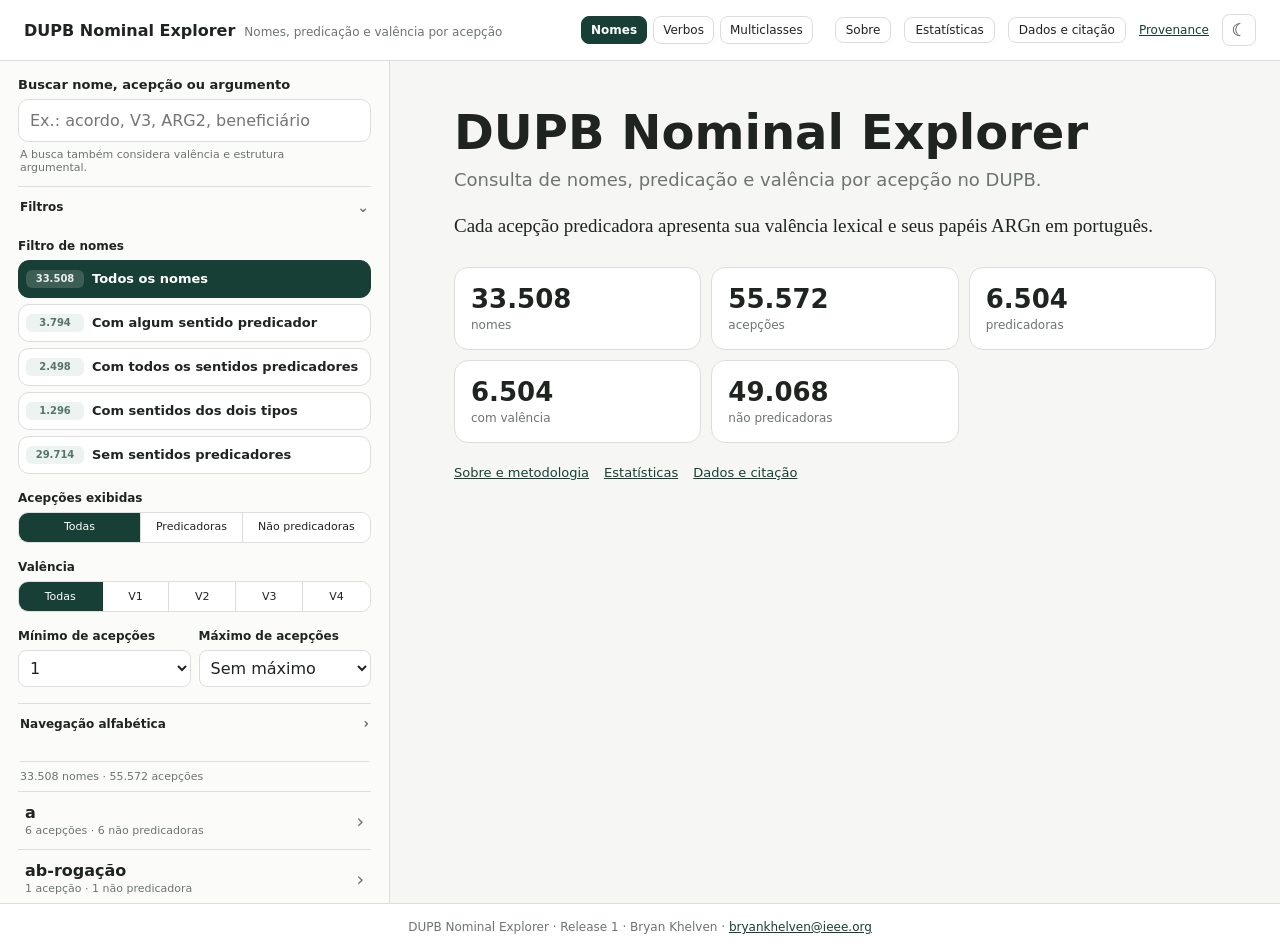
<file: index.html>
<!doctype html>
<html lang="pt-BR"><head><meta charset="utf-8"><meta name="viewport" content="width=device-width,initial-scale=1">
<title>DUPB Nominal Explorer</title><meta name="description" content="Consulta de nomes, predicação e valência por acepção no DUPB.">
<script src="theme.js"></script><link rel="icon" href="favicon.svg" type="image/svg+xml"><link rel="stylesheet" href="styles.css"><link rel="stylesheet" href="valency.css"></head><body>
<header class="topbar"><div class="brand"><a href="index.html">DUPB Nominal Explorer</a><span>Nomes, predicação e valência por acepção</span></div><nav class="top-actions">
<a class="nav-btn" href="about.html">Sobre</a><a class="nav-btn" href="stats.html">Estatísticas</a><a class="nav-btn" href="download.html">Dados e citação</a><button class="theme-btn icon-btn" data-theme-toggle type="button" aria-label="Alternar tema"></button>
</nav></header>
<main class="explorer">
<aside class="filters">
<div class="search-block"><label for="q">Buscar nome, acepção ou argumento</label><input id="q" type="search" autocomplete="off" placeholder="Ex.: acordo, V3, ARG2, beneficiário"><p class="hint">A busca também considera valência e estrutura argumental.</p></div>
<details class="sidebar-section" open><summary>Filtros</summary><div class="sidebar-section-body">
<p class="lab">Filtro de nomes</p><div id="profiles" class="profile-options" role="group" aria-label="Perfil dos nomes">
<button data-p="all" class="on"><small class="facet-count"></small><span class="facet-label">Todos os nomes</span></button>
<button data-p="hasS"><small class="facet-count"></small><span class="facet-label">Com algum sentido predicador</span></button>
<button data-p="allS"><small class="facet-count"></small><span class="facet-label">Com todos os sentidos predicadores</span></button>
<button data-p="mixed"><small class="facet-count"></small><span class="facet-label">Com sentidos dos dois tipos</span></button>
<button data-p="nonly"><small class="facet-count"></small><span class="facet-label">Sem sentidos predicadores</span></button></div>
<p class="lab">Acepções exibidas</p><div id="senseFilters" class="chips segmented" role="group" aria-label="Acepções exibidas"><button data-s="all" class="on">Todas</button><button data-s="S">Predicadoras</button><button data-s="N">Não predicadoras</button></div>
<p class="lab">Valência</p><div id="valencyFilters" class="chips valency-filter" role="group" aria-label="Filtrar por valência"><button data-v="all" class="on">Todas</button><button data-v="V1">V1</button><button data-v="V2">V2</button><button data-v="V3">V3</button><button data-v="V4">V4</button></div>
<div class="two-cols"><div><p class="lab">Mínimo de acepções</p><select id="minSenses"><option value="1">1</option><option>2</option><option>3</option><option>5</option><option>10</option></select></div><div><p class="lab">Máximo de acepções</p><select id="maxSenses"><option value="999">Sem máximo</option><option>1</option><option>2</option><option>3</option><option>5</option><option>10</option><option>20</option></select></div></div>
</div></details>
<details class="sidebar-section"><summary>Navegação alfabética</summary><div class="sidebar-section-body"><div id="alphabet" class="alphabet"></div></div></details>
<div id="activeFilters" class="active-filters" hidden></div><div id="count" aria-live="polite"></div><div id="list" class="lexical-list"></div><div id="listSentinel" class="list-sentinel" aria-hidden="true"></div>
</aside>
<section id="content">
<div id="intro"><h1>DUPB Nominal Explorer</h1><p class="subtitle">Consulta de nomes, predicação e valência por acepção no DUPB.</p><p class="scope">Cada acepção predicadora apresenta sua valência lexical e seus papéis ARGn em português.</p><div id="stats"></div><div class="page-links"><a href="about.html">Sobre e metodologia</a><a href="stats.html">Estatísticas</a><a href="download.html">Dados e citação</a></div></div>
<div id="entry" hidden><p class="eyebrow">Entrada nominal</p><div class="entry-head"><div><h1 id="title"></h1><p id="summary"></p></div><div class="entry-data"><span>Exportar este nome:</span><button id="jsonOne">JSON</button><button id="jsonlOne">JSONL</button></div></div><div class="entry-body"><div id="groups"></div><aside class="lexical"><h2>Ficha lexical</h2><dl id="lexicalData"></dl><div class="lexical-actions"><button id="copyLink" class="quiet-action">Copiar link</button><details class="cite-menu"><summary>Citar esta entrada</summary><div class="cite-menu-body"><button id="copyCitation" class="quiet-action">Copiar referência</button><button id="copyBibtex" class="quiet-action">Copiar BibTeX</button></div></details></div></aside></div></div>
</section></main>
<footer>DUPB Nominal Explorer · Release 1 · Bryan Khelven · <a href="mailto:bryankhelven@ieee.org">bryankhelven@ieee.org</a></footer>
<script src="data/release-info.js"></script><script src="data/entries.js"></script><script src="data/role-authority.js"></script><script src="common.js"></script><script src="app.js"></script><script src="resource-nav.js"></script></body></html>
</file>
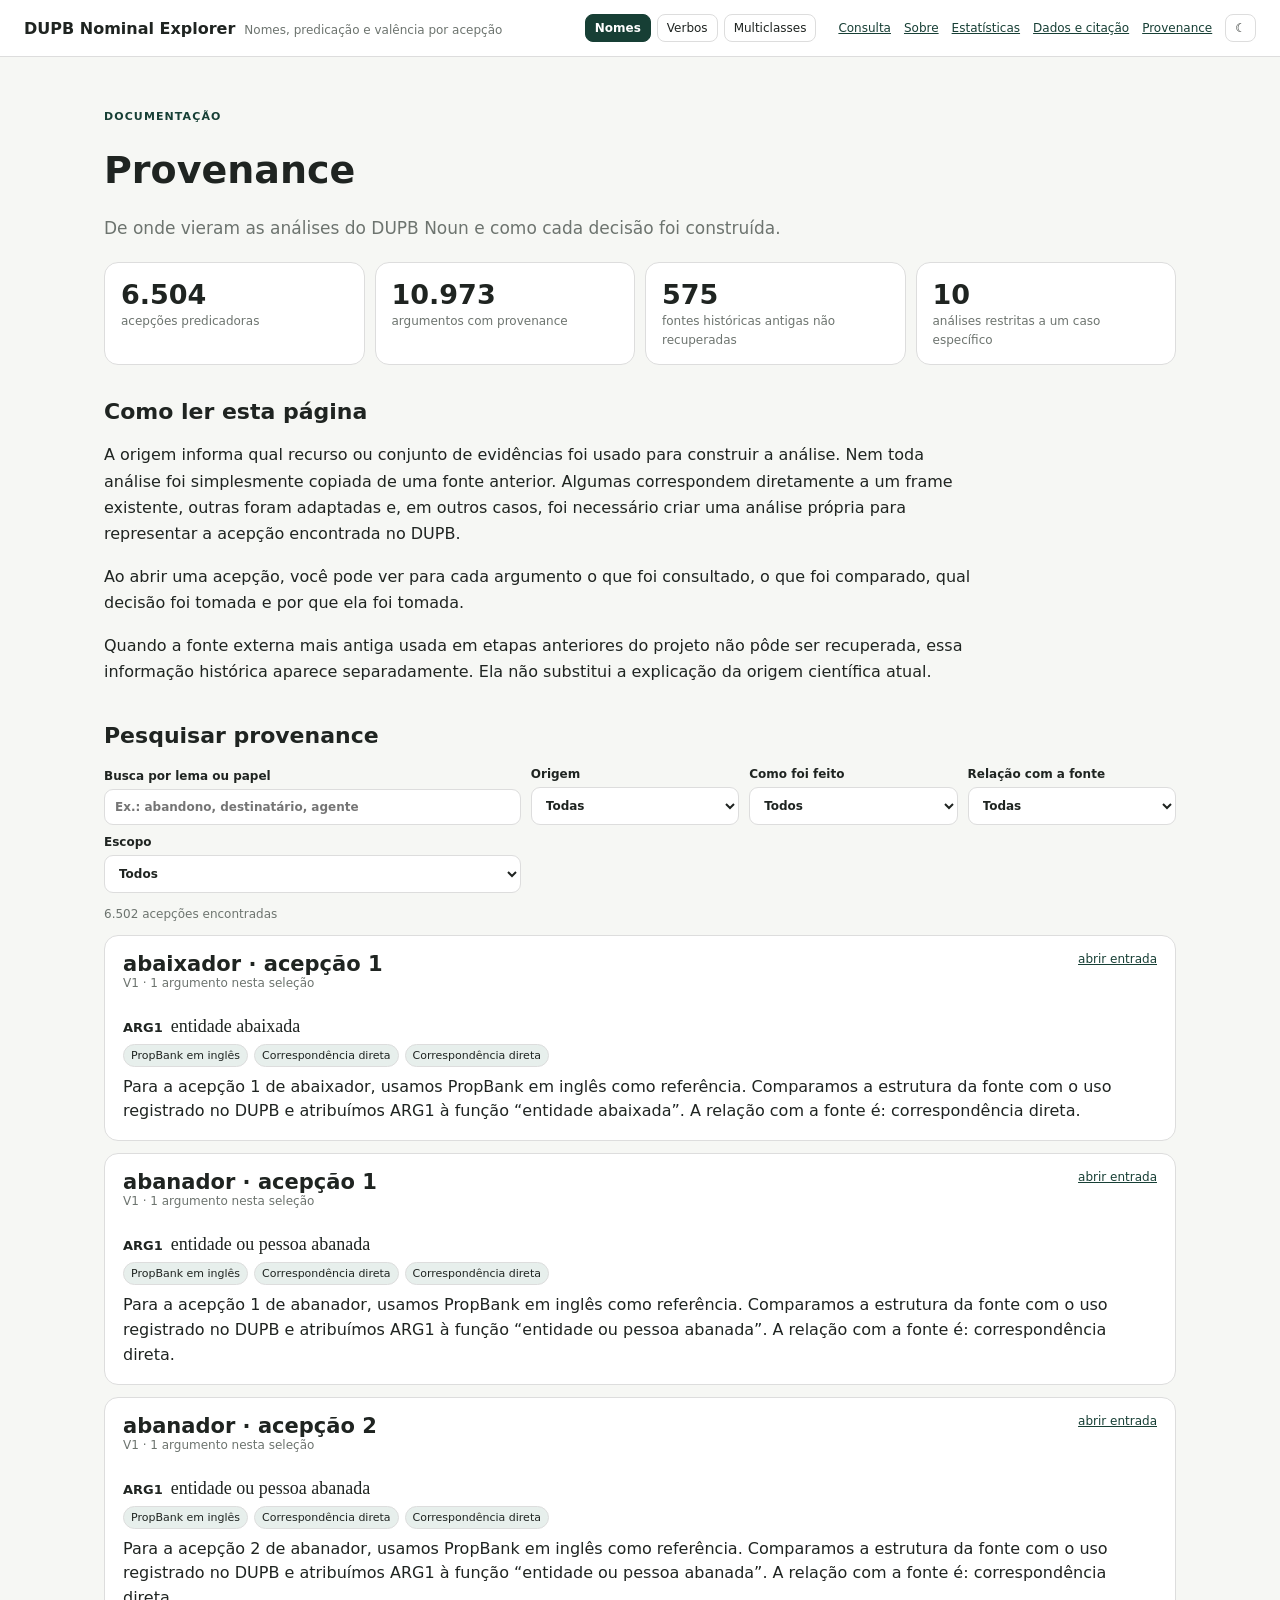
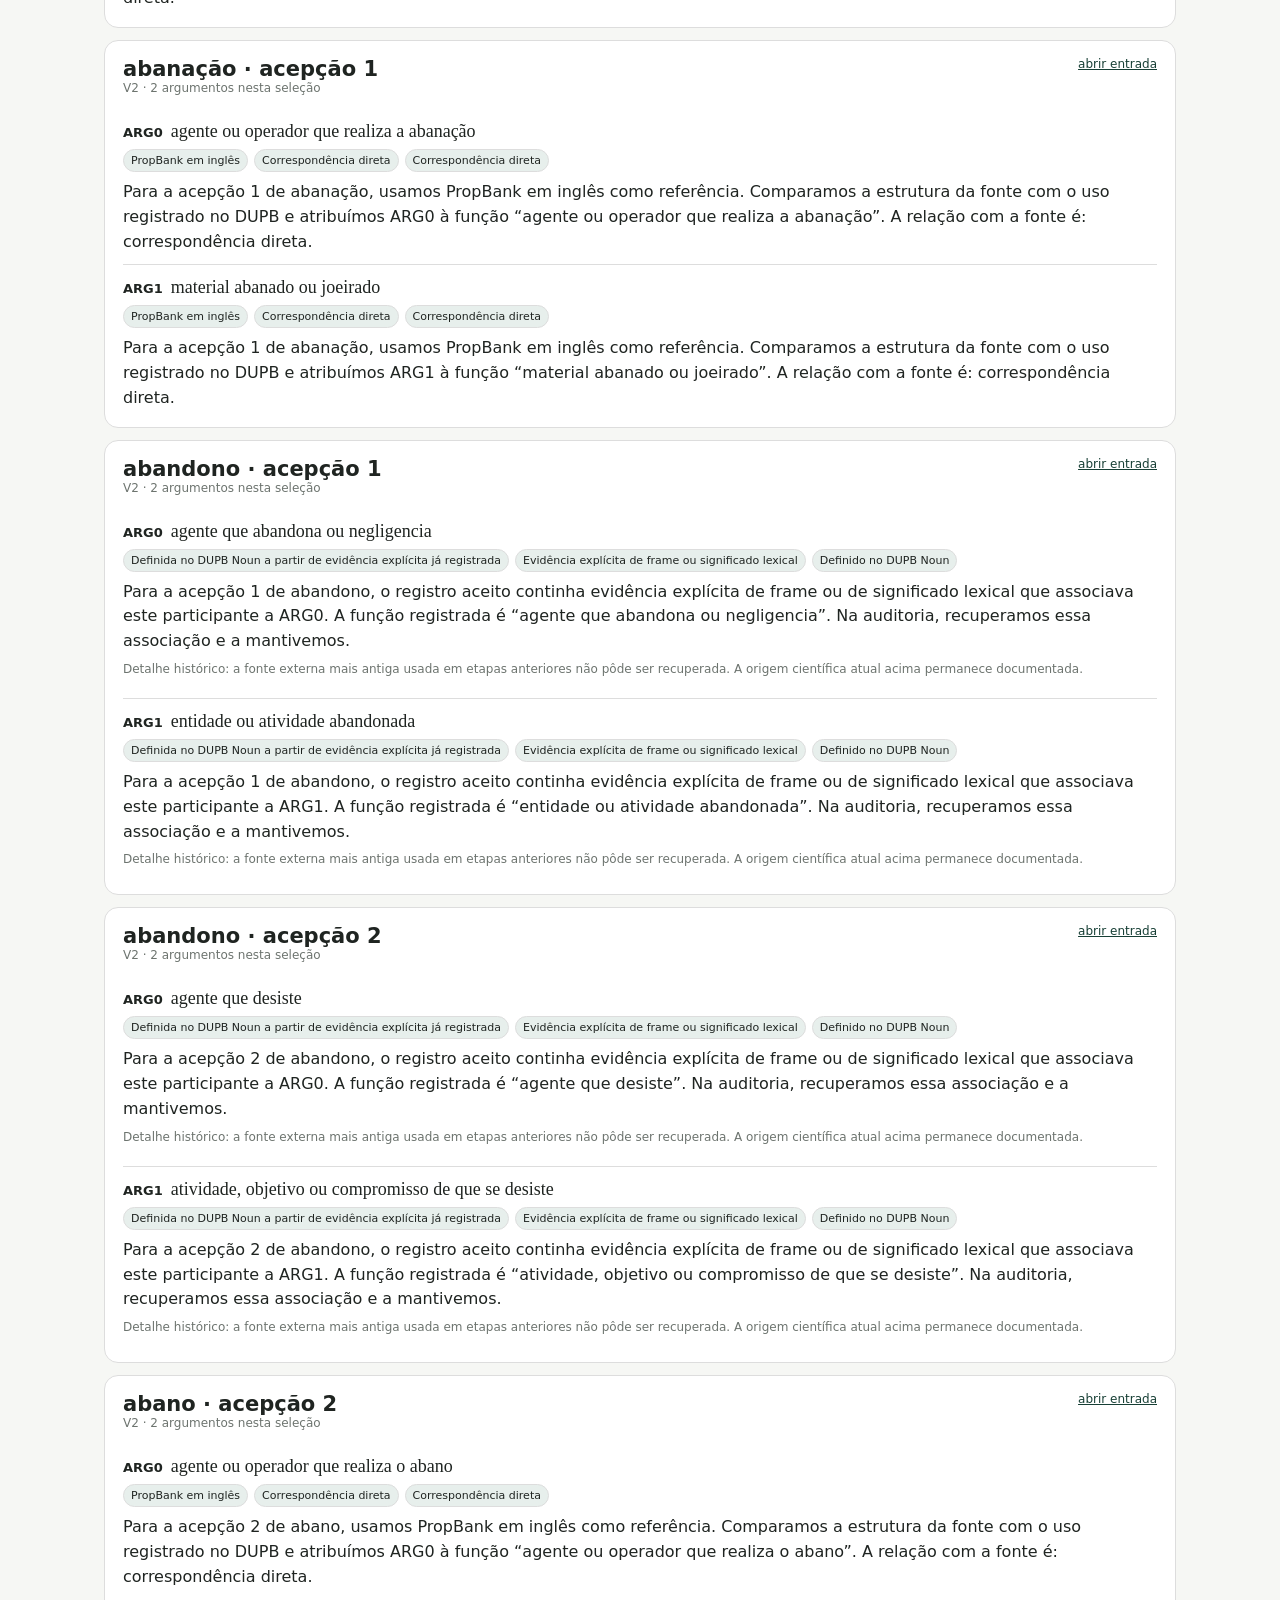
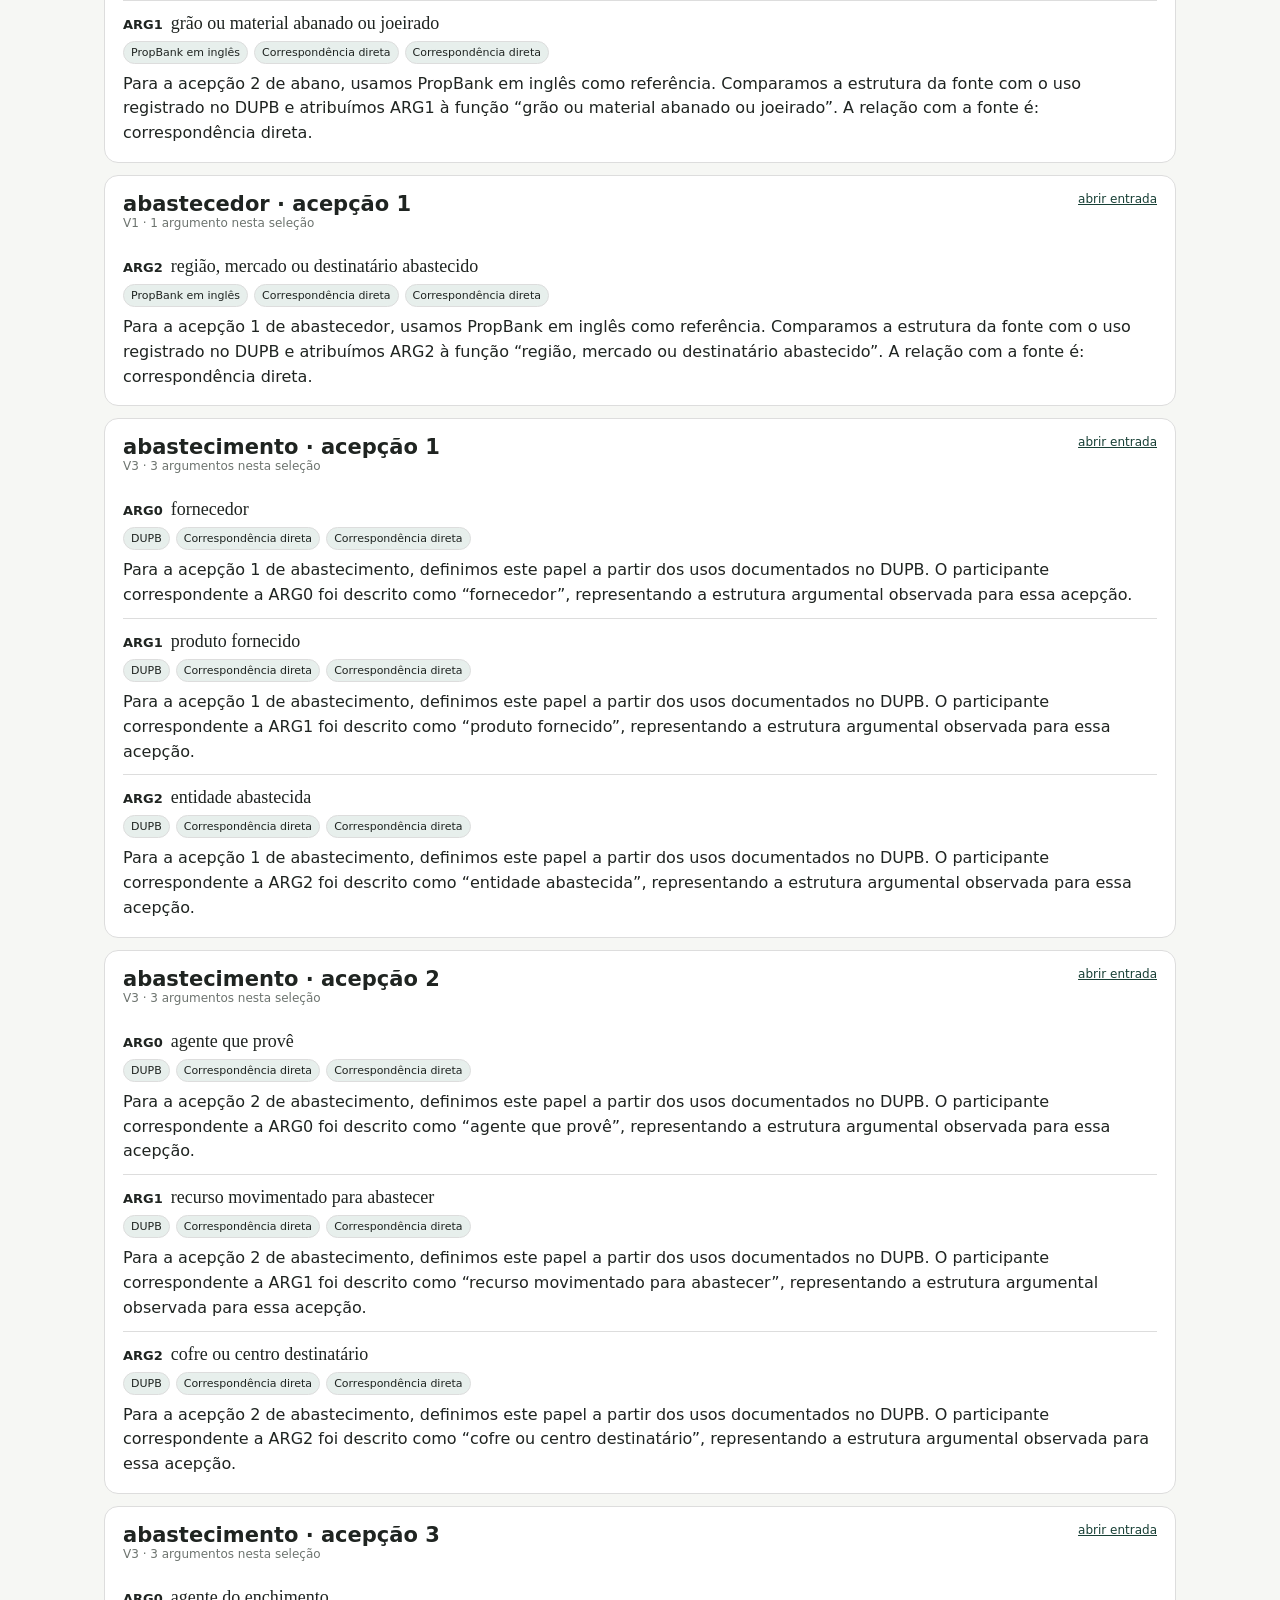
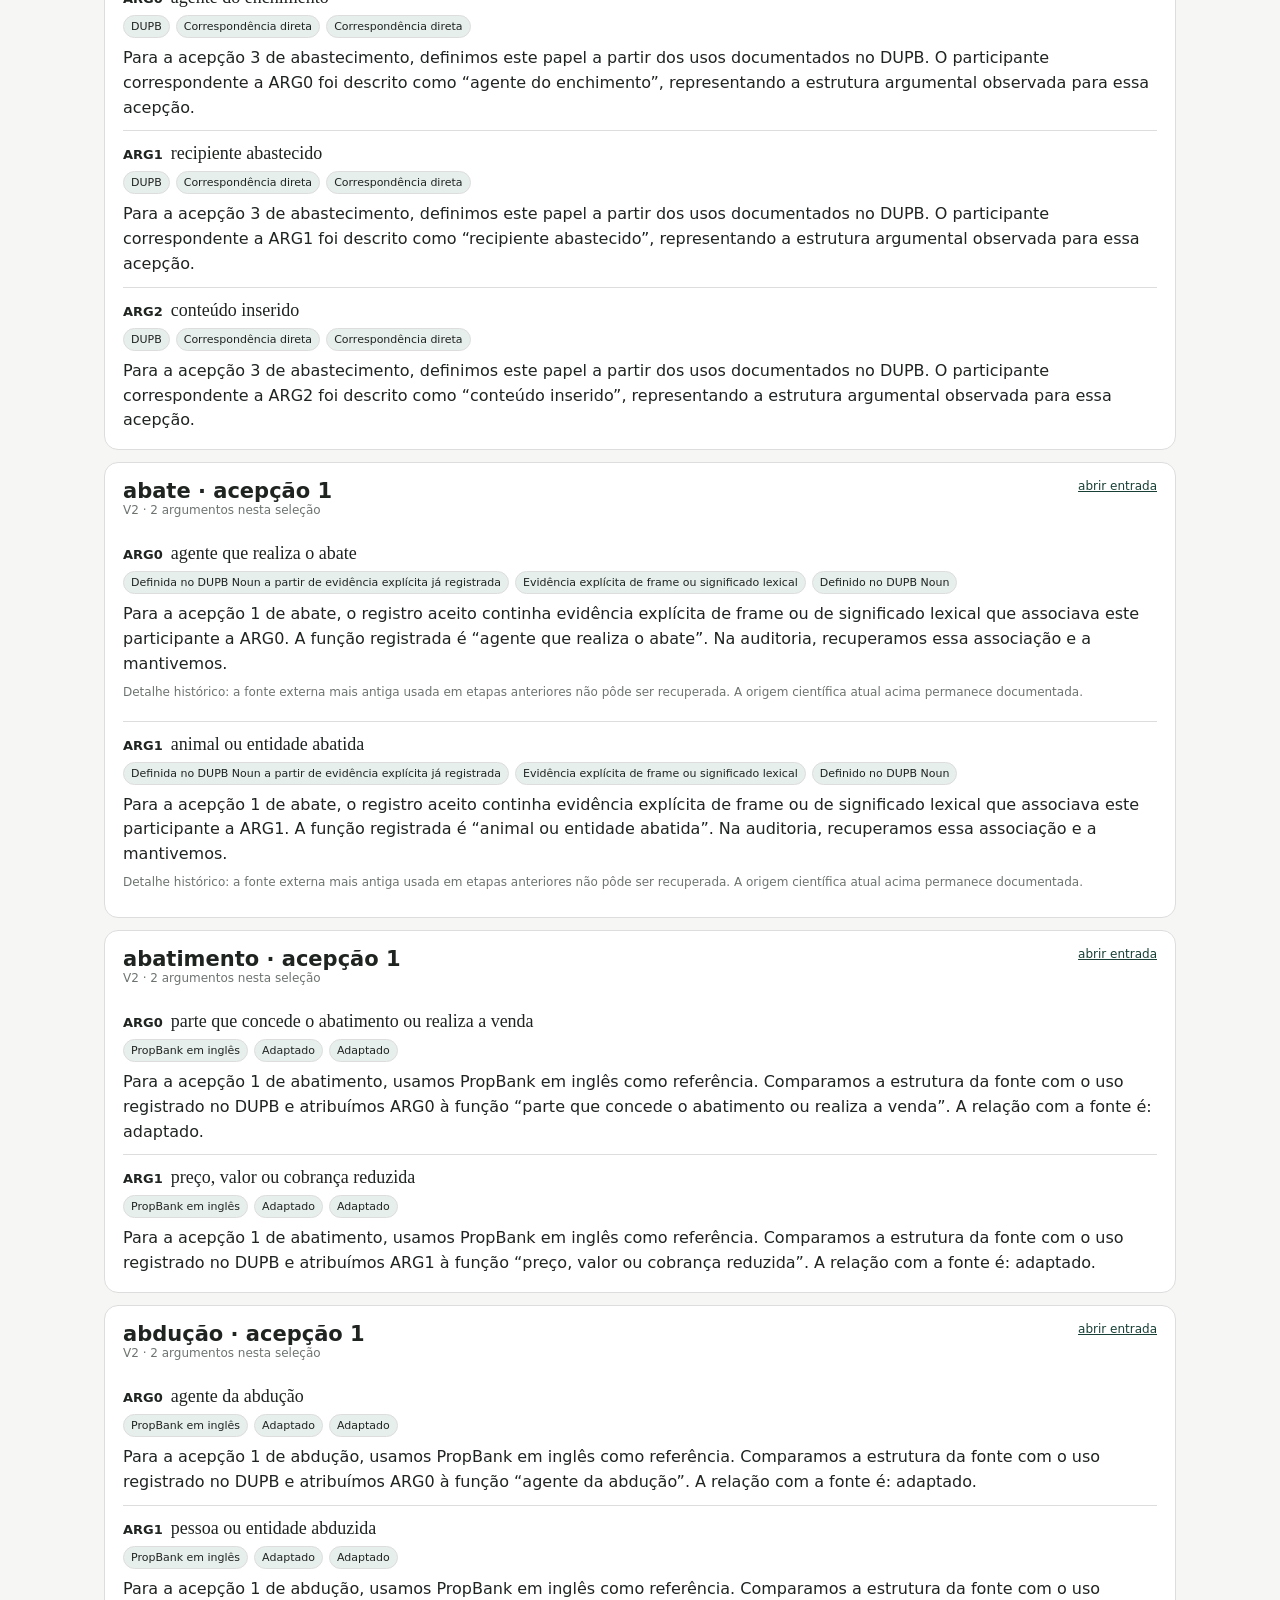
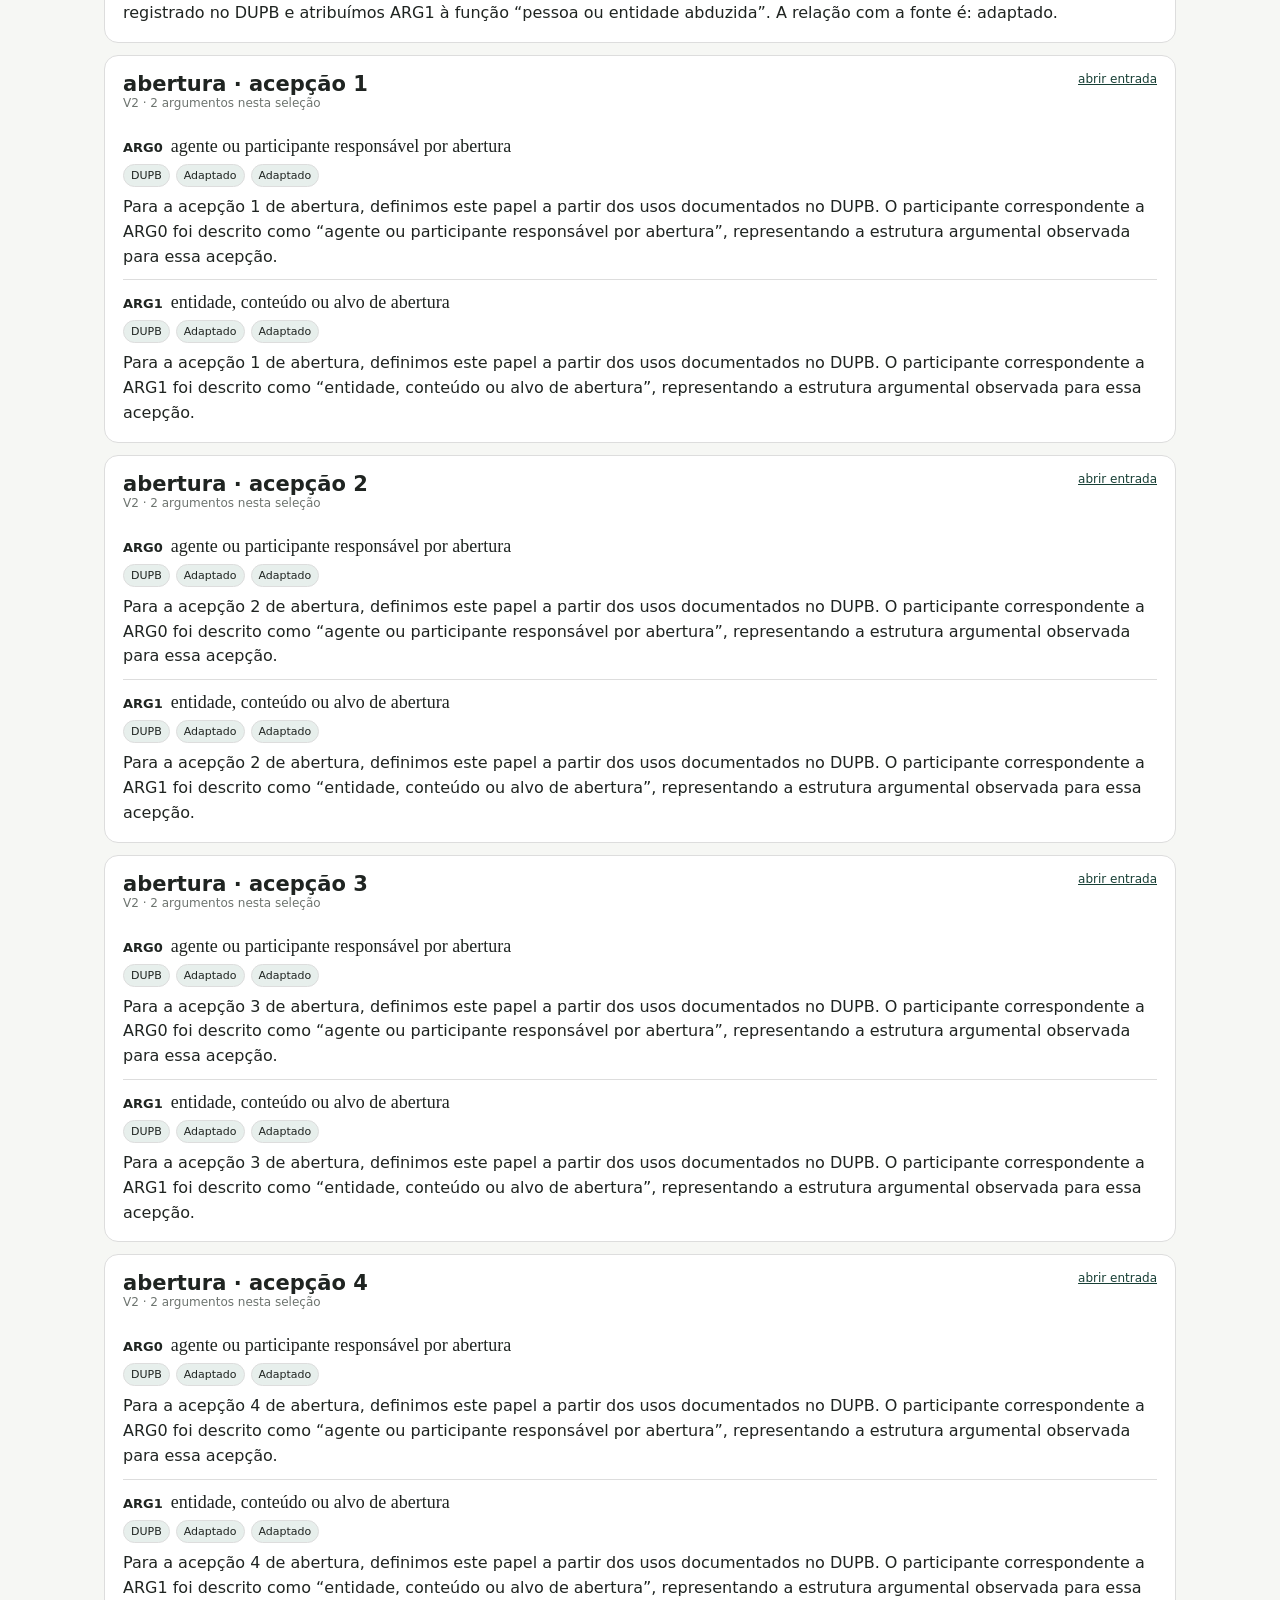
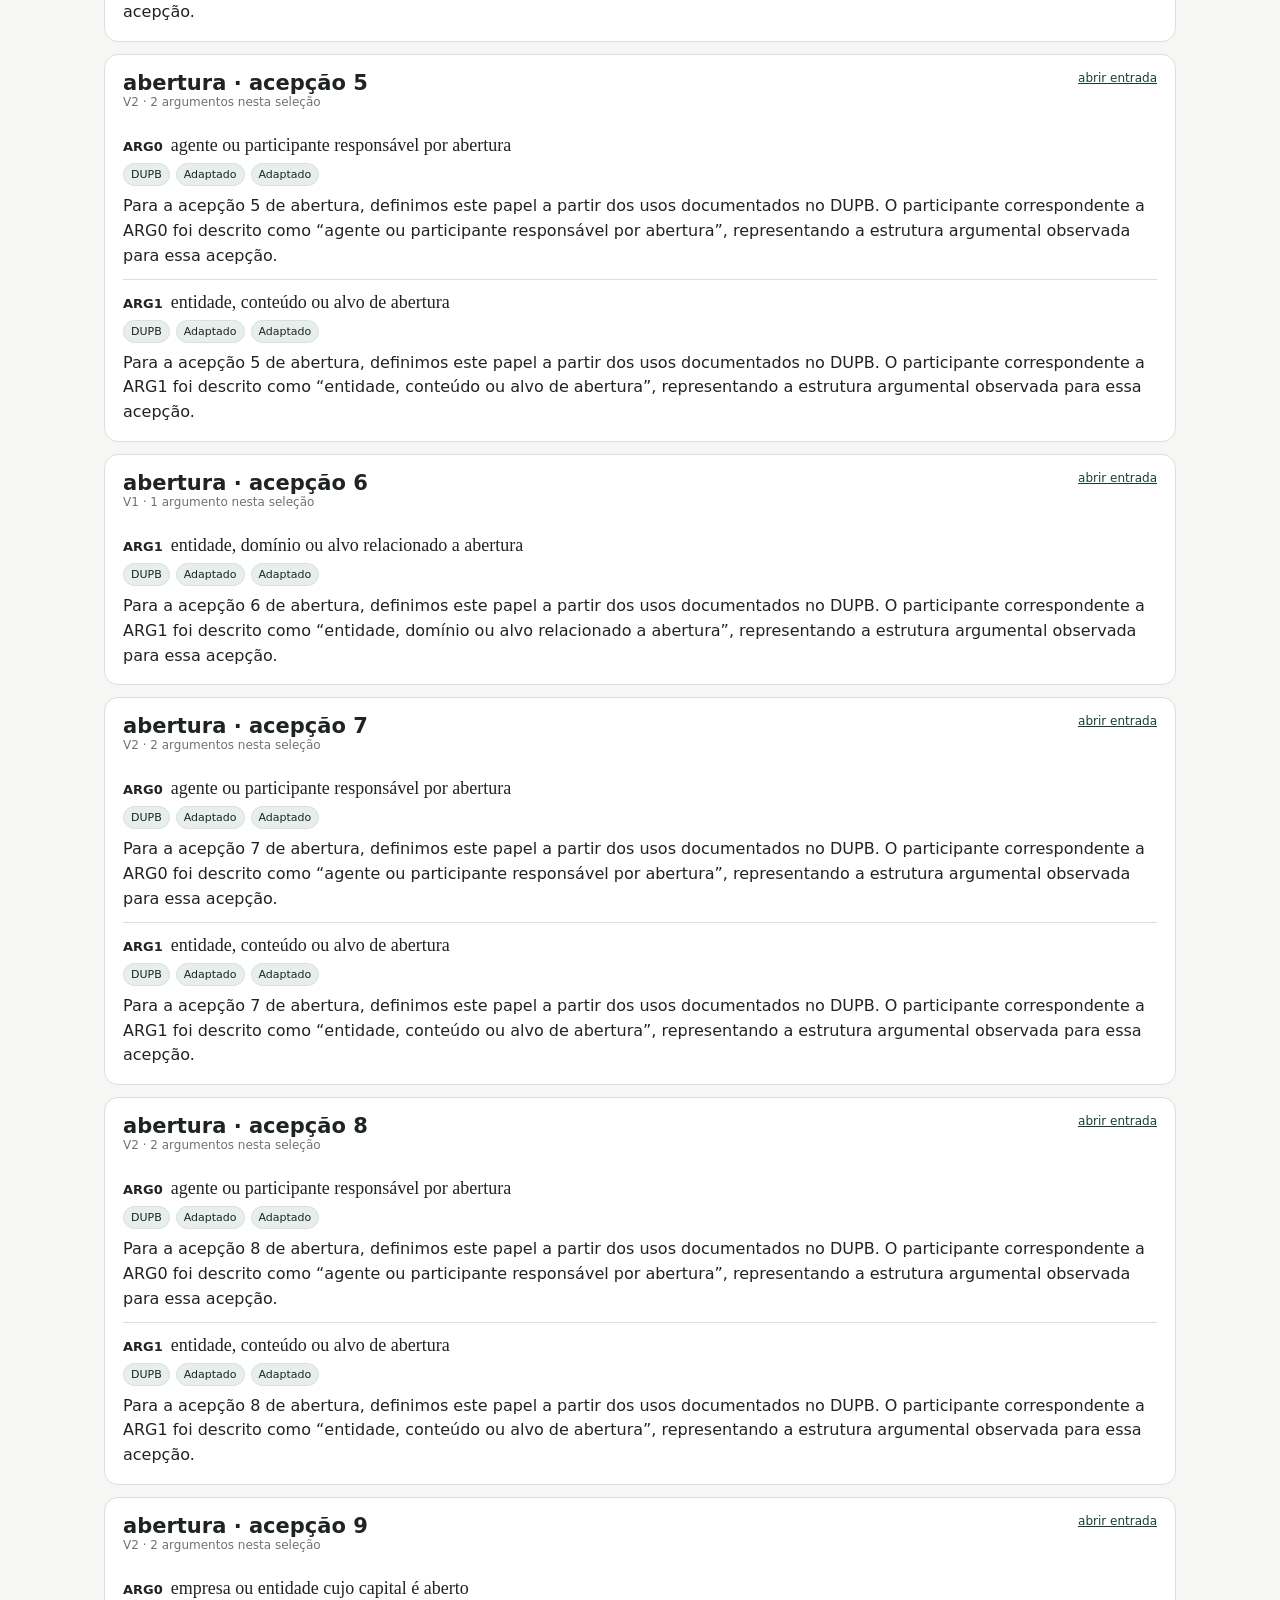
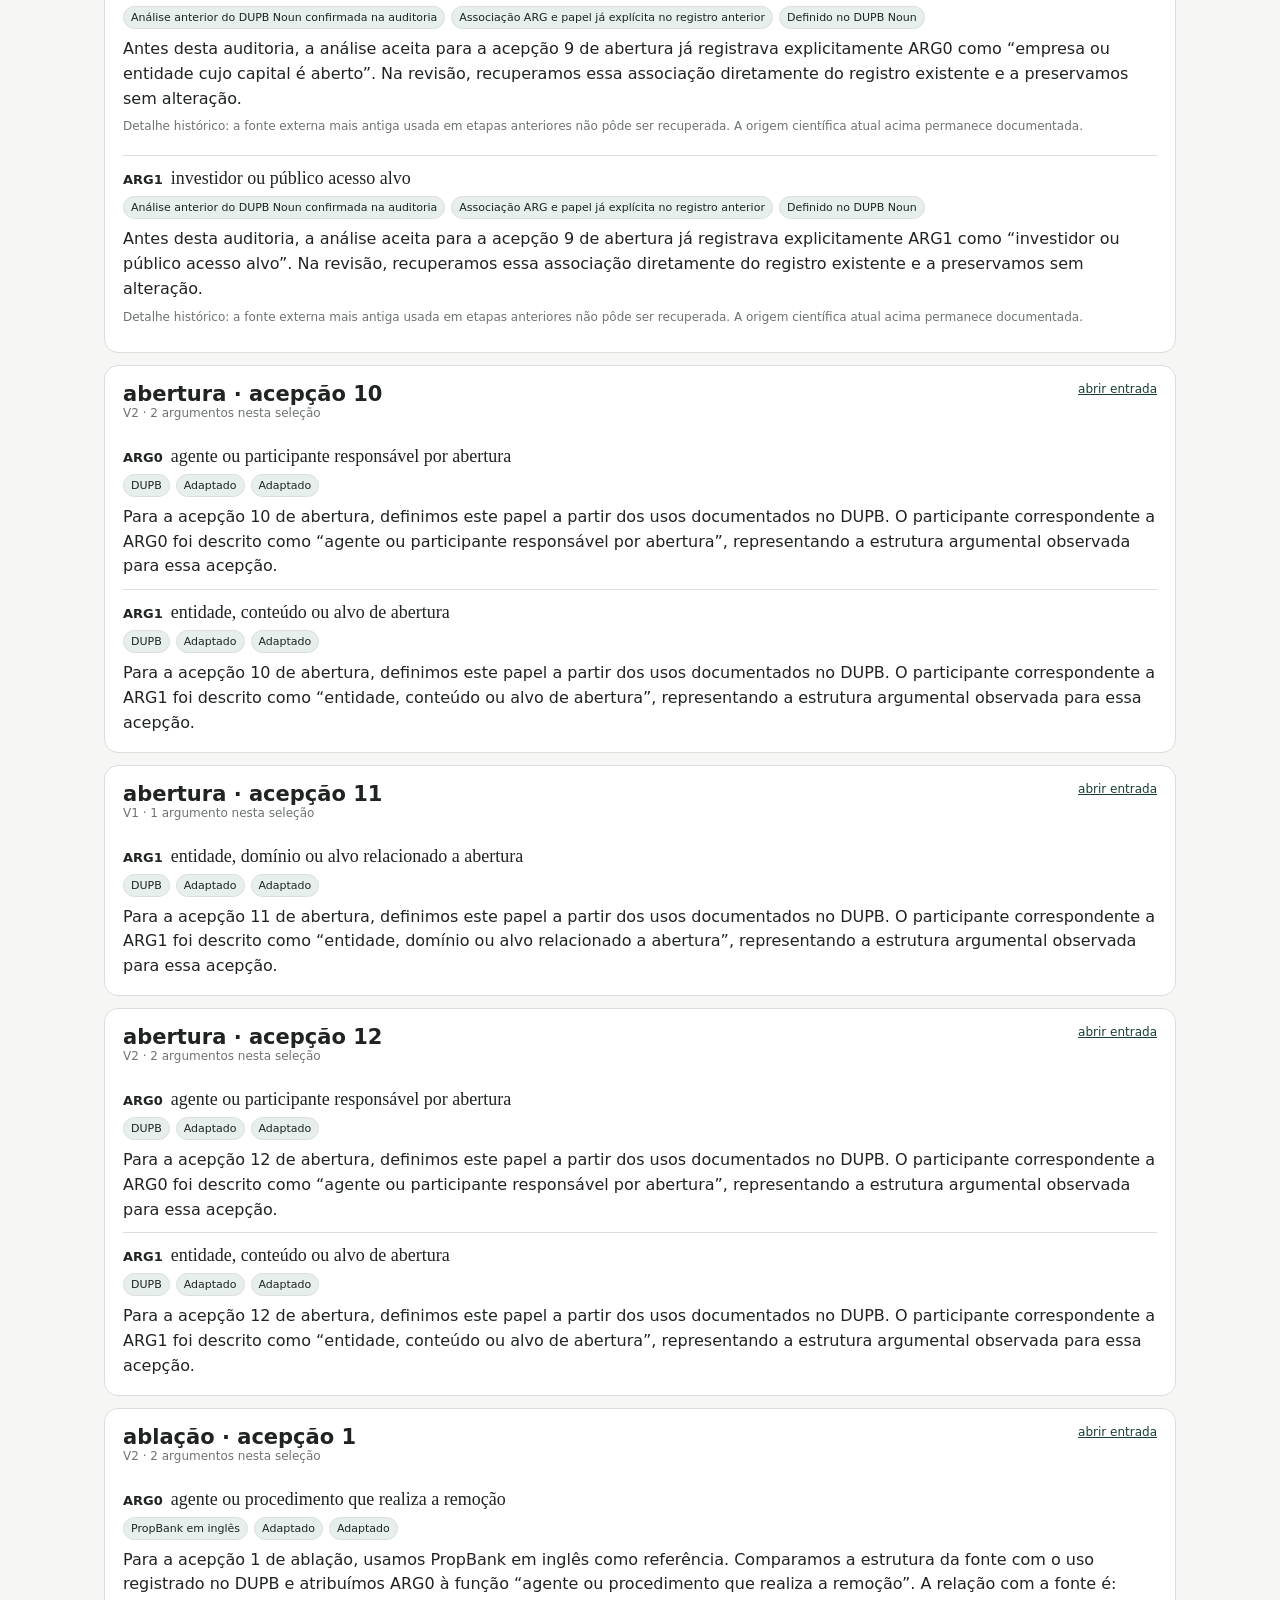
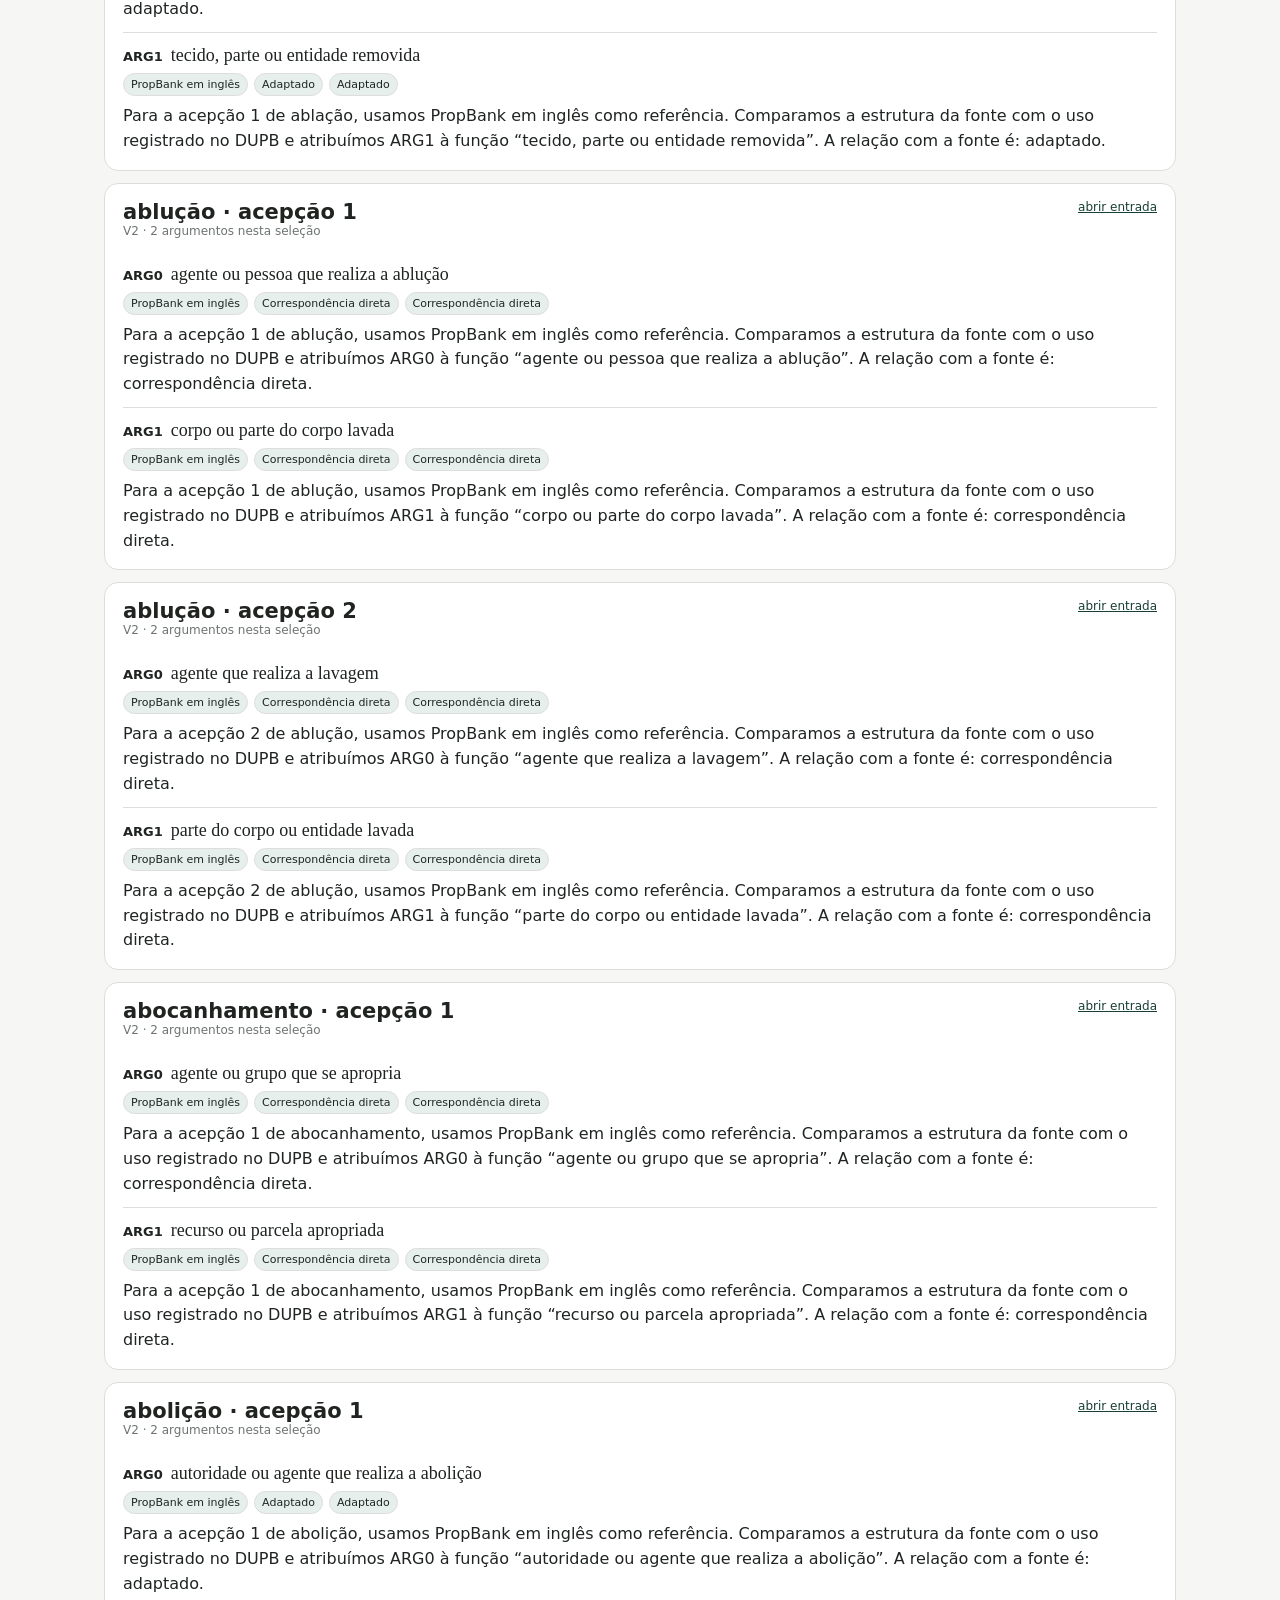
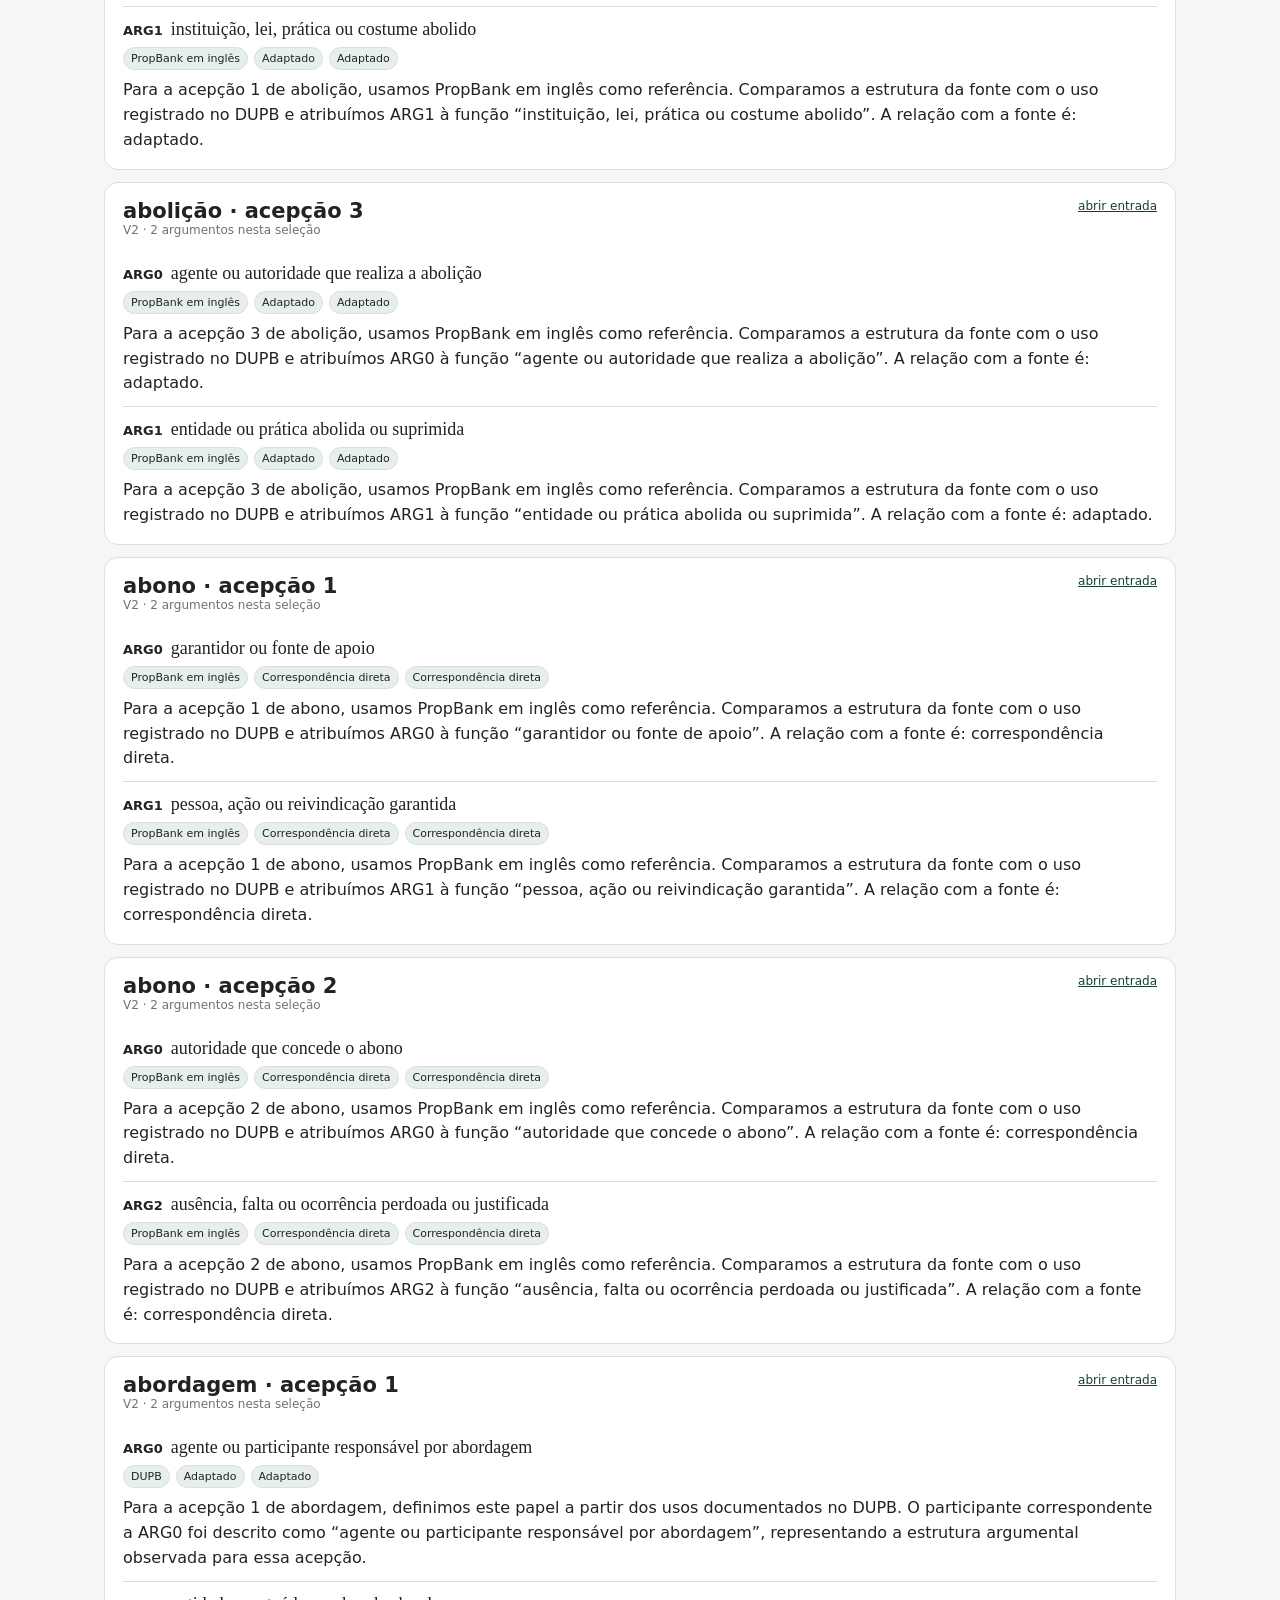
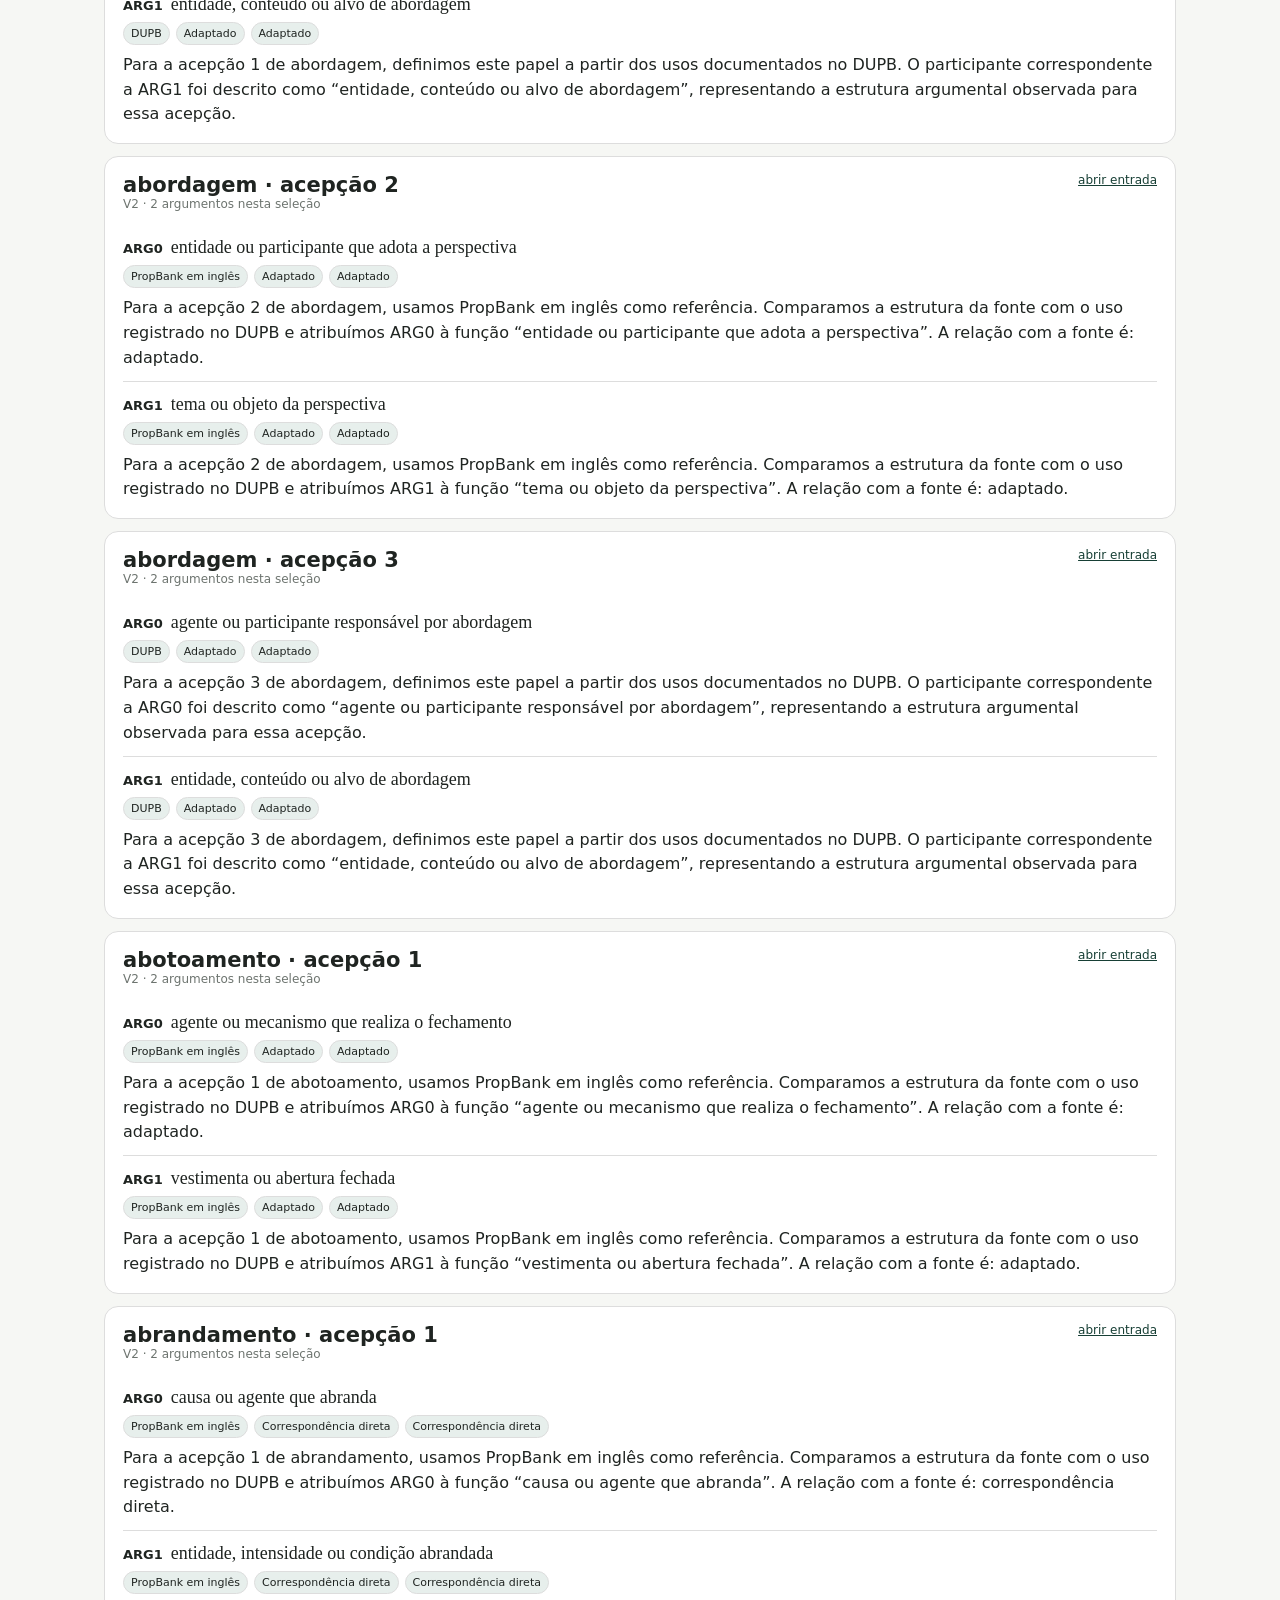
<file: about/provenance/index.html>
<!doctype html><html lang="pt-BR"><head><meta charset="utf-8"><meta name="viewport" content="width=device-width,initial-scale=1"><title>Provenance · DUPB Nominal Explorer</title><script src="../../theme.js"></script><link rel="icon" href="../../favicon.svg" type="image/svg+xml"><link rel="stylesheet" href="../../styles.css"><link rel="stylesheet" href="provenance.css"></head><body><header class="topbar"><div class="brand"><a href="../../index.html">DUPB Nominal Explorer</a><span>Nomes, predicação e valência por acepção</span></div><nav><a href="../../index.html">Consulta</a><a href="../../about.html">Sobre</a><a href="../../stats.html">Estatísticas</a><a href="../../download.html">Dados e citação</a><button class="theme-btn" data-theme-toggle type="button"></button></nav></header><main class="page prov-page"><p class="eyebrow">Documentação</p><h1>Provenance</h1><p class="lead">De onde vieram as análises do DUPB Noun e como cada decisão foi construída.</p><section class="prov-summary" id="provSummary"></section><section class="prose prov-intro"><h2>Como ler esta página</h2><p>A origem informa qual recurso ou conjunto de evidências foi usado para construir a análise. Nem toda análise foi simplesmente copiada de uma fonte anterior. Algumas correspondem diretamente a um frame existente, outras foram adaptadas e, em outros casos, foi necessário criar uma análise própria para representar a acepção encontrada no DUPB.</p><p>Ao abrir uma acepção, você pode ver para cada argumento o que foi consultado, o que foi comparado, qual decisão foi tomada e por que ela foi tomada.</p><p>Quando a fonte externa mais antiga usada em etapas anteriores do projeto não pôde ser recuperada, essa informação histórica aparece separadamente. Ela não substitui a explicação da origem científica atual.</p></section><section class="prov-search"><h2>Pesquisar provenance</h2><div class="prov-controls"><label>Busca por lema ou papel<input id="provQ" type="search" placeholder="Ex.: abandono, destinatário, agente"></label><label>Origem<select id="provOrigin"><option value="">Todas</option></select></label><label>Como foi feito<select id="provMethod"><option value="">Todos</option></select></label><label>Relação com a fonte<select id="provRelation"><option value="">Todas</option></select></label><label>Escopo<select id="provScope"><option value="">Todos</option><option value="bounded">Somente casos específicos</option></select></label></div><div id="provCount" class="prov-count"></div><div id="provResults" class="prov-results"></div></section></main><footer>DUPB Nominal Explorer · Release 1</footer><script src="../../data/provenance/meta.js"></script><script src="../../data/provenance/part-1.js"></script><script src="../../data/provenance/part-2.js"></script><script src="../../data/provenance/part-3.js"></script><script src="../../data/provenance/part-4.js"></script><script src="../../common.js"></script><script src="../../resource-nav.js"></script><script src="provenance.js"></script></body></html>
</file>
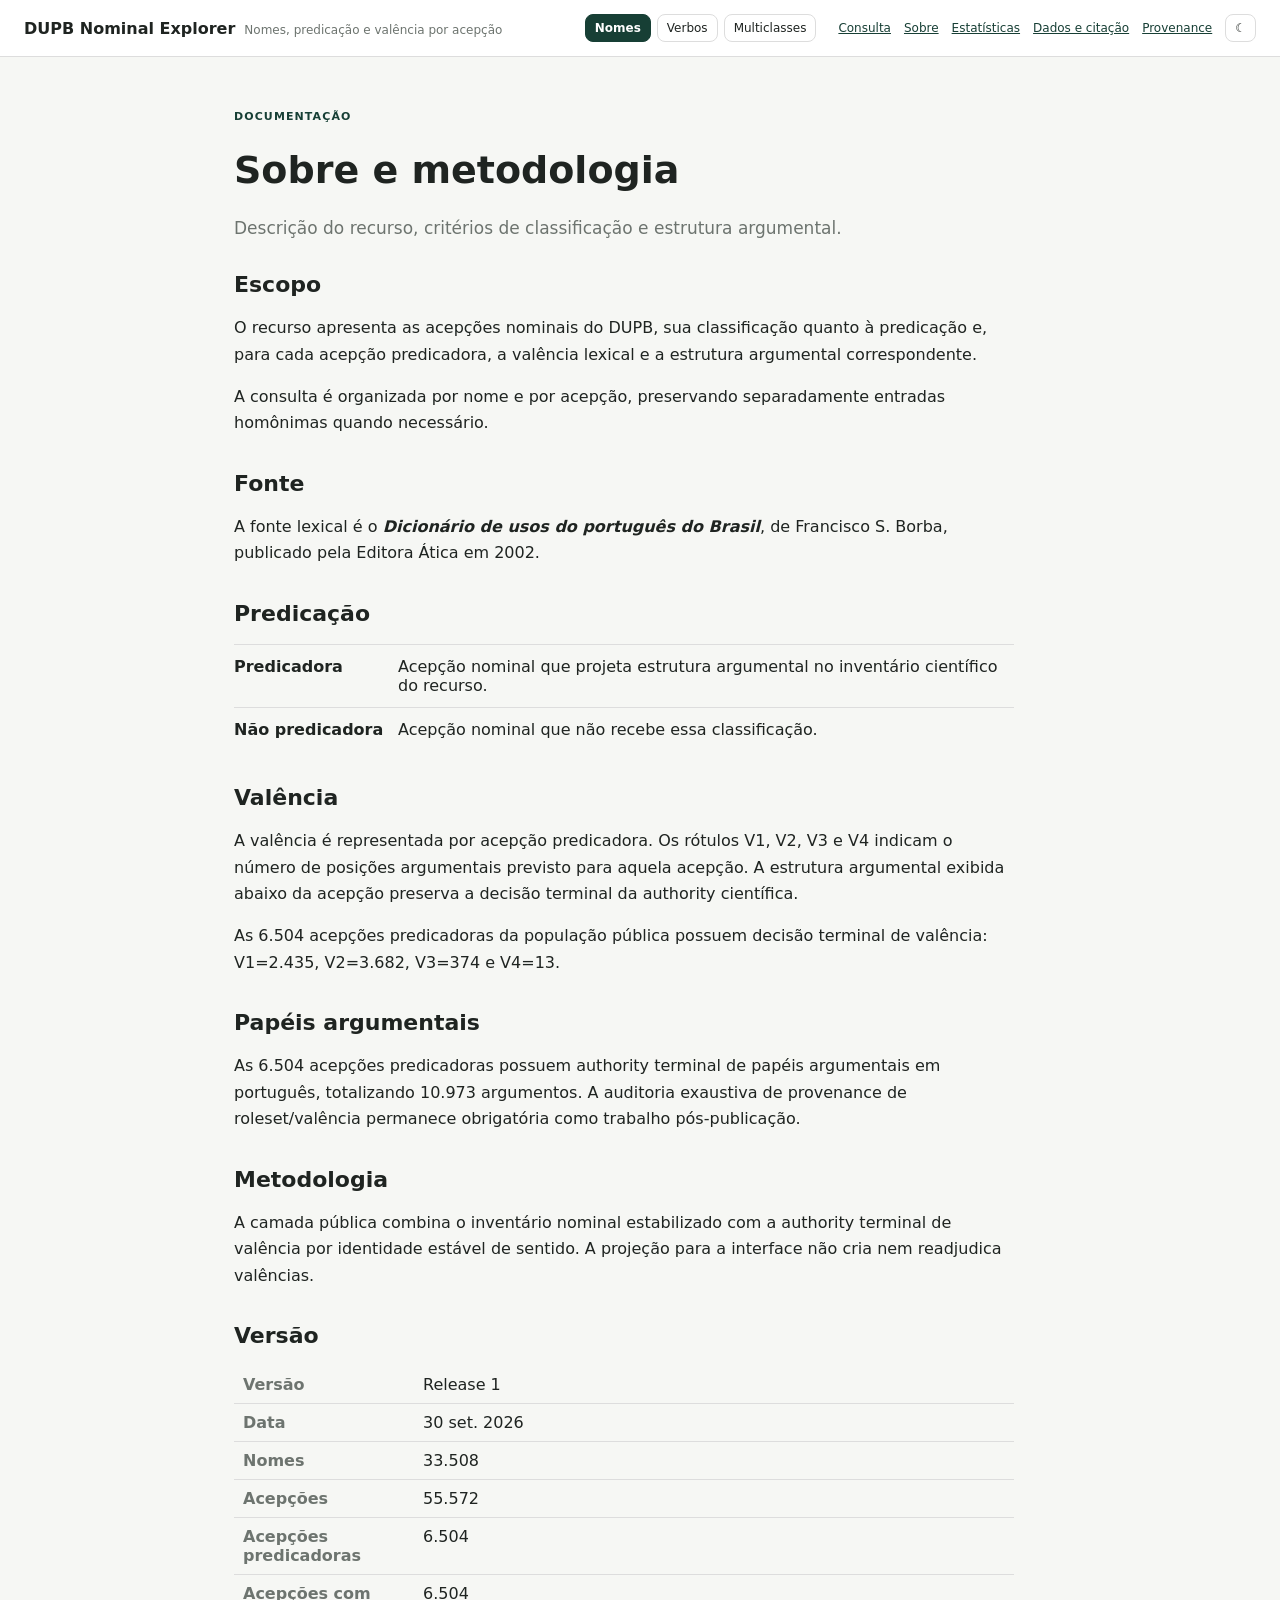
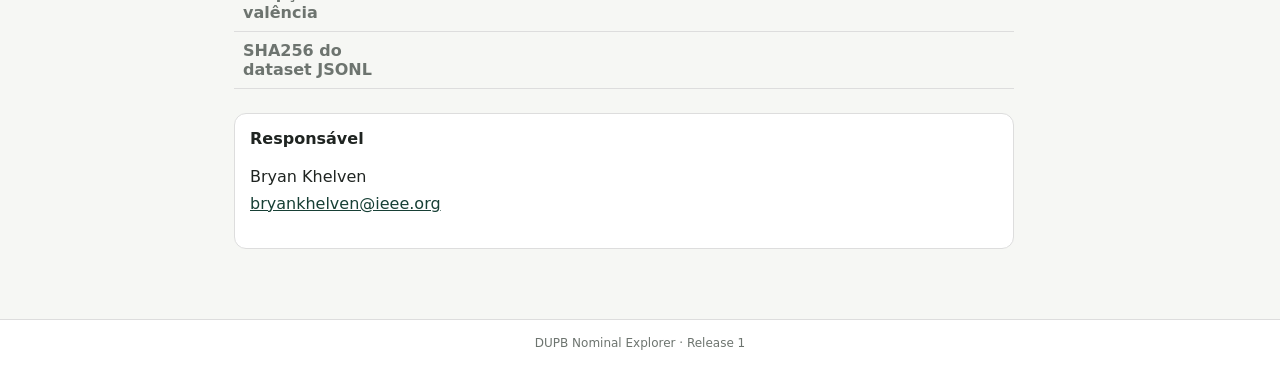
<file: about.html>
<!doctype html><html lang="pt-BR"><head><meta charset="utf-8"><meta name="viewport" content="width=device-width,initial-scale=1"><title>Sobre · DUPB Nominal Explorer</title><script src="theme.js"></script><link rel="icon" href="favicon.svg" type="image/svg+xml"><link rel="stylesheet" href="styles.css"><link rel="stylesheet" href="valency.css"></head><body><header class="topbar"><div class="brand"><a href="index.html">DUPB Nominal Explorer</a><span>Nomes, predicação e valência por acepção</span></div><nav><a href="index.html">Consulta</a><a href="about.html">Sobre</a><a href="stats.html">Estatísticas</a><a href="download.html">Dados e citação</a><button class="theme-btn" data-theme-toggle type="button"></button></nav></header><main class="page narrow"><p class="eyebrow">Documentação</p><h1>Sobre e metodologia</h1><p class="lead">Descrição do recurso, critérios de classificação e estrutura argumental.</p><section class="prose"><h2>Escopo</h2><p>O recurso apresenta as acepções nominais do DUPB, sua classificação quanto à predicação e, para cada acepção predicadora, a valência lexical e a estrutura argumental correspondente.</p><p>A consulta é organizada por nome e por acepção, preservando separadamente entradas homônimas quando necessário.</p><h2>Fonte</h2><p>A fonte lexical é o <strong><em>Dicionário de usos do português do Brasil</em></strong>, de Francisco S. Borba, publicado pela Editora Ática em 2002.</p><h2>Predicação</h2><div class="definition"><strong>Predicadora</strong><span>Acepção nominal que projeta estrutura argumental no inventário científico do recurso.</span></div><div class="definition"><strong>Não predicadora</strong><span>Acepção nominal que não recebe essa classificação.</span></div><h2>Valência</h2><p>A valência é representada por acepção predicadora. Os rótulos V1, V2, V3 e V4 indicam o número de posições argumentais previsto para aquela acepção. A estrutura argumental exibida abaixo da acepção preserva a decisão terminal da authority científica.</p><p>As 6.504 acepções predicadoras da população pública possuem decisão terminal de valência: V1=2.435, V2=3.682, V3=374 e V4=13.</p><h2>Papéis argumentais</h2><p>As 6.504 acepções predicadoras possuem authority terminal de papéis argumentais em português, totalizando 10.973 argumentos. A auditoria exaustiva de provenance de roleset/valência permanece obrigatória como trabalho pós-publicação.</p><h2>Metodologia</h2><p>A camada pública combina o inventário nominal estabilizado com a authority terminal de valência por identidade estável de sentido. A projeção para a interface não cria nem readjudica valências.</p><h2>Versão</h2><table class="public-version"><tr><th>Versão</th><td>Release 1</td></tr><tr><th>Data</th><td>30 set. 2026</td></tr><tr><th>Nomes</th><td>33.508</td></tr><tr><th>Acepções</th><td>55.572</td></tr><tr><th>Acepções predicadoras</th><td>6.504</td></tr><tr><th>Acepções com valência</th><td>6.504</td></tr><tr><th>SHA256 do dataset JSONL</th><td class="mono" data-dataset-sha></td></tr></table><div class="contact"><strong>Responsável</strong><p>Bryan Khelven<br><a href="mailto:bryankhelven@ieee.org">bryankhelven@ieee.org</a></p></div></section></main><footer>DUPB Nominal Explorer · Release 1</footer><script src="data/release-info.js"></script><script src="common.js"></script><script src="resource-nav.js"></script></body></html>
</file>
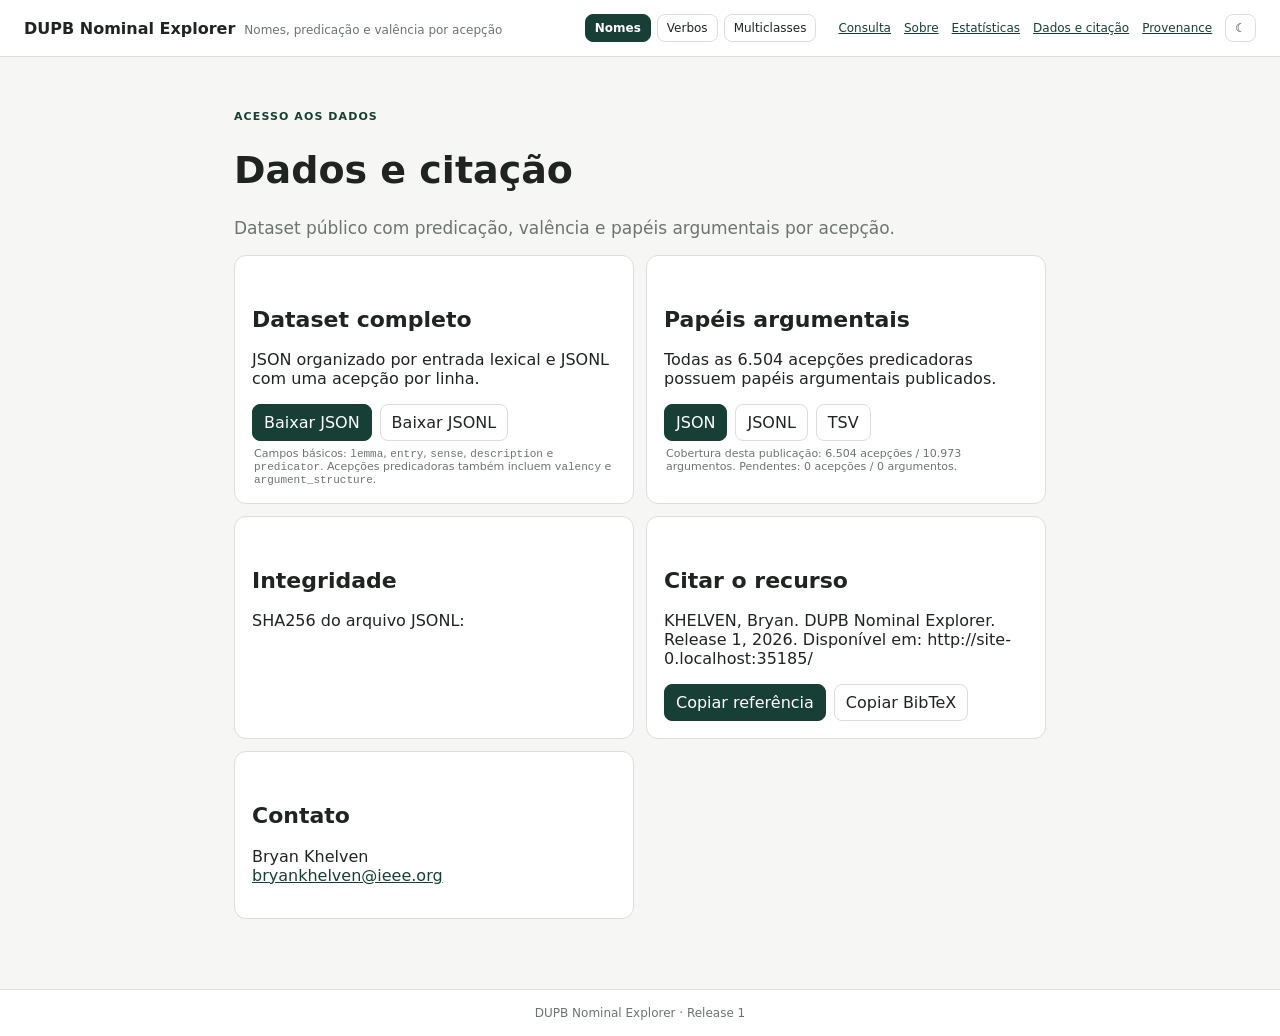
<file: download.html>
<!doctype html><html lang="pt-BR"><head><meta charset="utf-8"><meta name="viewport" content="width=device-width,initial-scale=1"><title>Dados e citação · DUPB Nominal Explorer</title><script src="theme.js"></script><link rel="icon" href="favicon.svg" type="image/svg+xml"><link rel="stylesheet" href="styles.css"><link rel="stylesheet" href="valency.css"></head><body><header class="topbar"><div class="brand"><a href="index.html">DUPB Nominal Explorer</a><span>Nomes, predicação e valência por acepção</span></div><nav><a href="index.html">Consulta</a><a href="about.html">Sobre</a><a href="stats.html">Estatísticas</a><a href="download.html">Dados e citação</a><button class="theme-btn" data-theme-toggle type="button"></button></nav></header><main class="page narrow"><p class="eyebrow">Acesso aos dados</p><h1>Dados e citação</h1><p class="lead">Dataset público com predicação, valência e papéis argumentais por acepção.</p><div class="download-grid"><section class="download-card"><h2>Dataset completo</h2><p>JSON organizado por entrada lexical e JSONL com uma acepção por linha.</p><div class="button-row"><a class="btn primary" href="data/dupb-nominal-explorer.json" download>Baixar JSON</a><a class="btn" href="data/dupb-nominal-explorer.jsonl" download>Baixar JSONL</a></div><p class="hint">Campos básicos: <code>lemma</code>, <code>entry</code>, <code>sense</code>, <code>description</code> e <code>predicator</code>. Acepções predicadoras também incluem <code>valency</code> e <code>argument_structure</code>.</p></section><section class="download-card"><h2>Papéis argumentais</h2><p>Todas as 6.504 acepções predicadoras possuem papéis argumentais publicados.</p><div class="button-row"><a class="btn primary" href="data/dupb-nominal-role-authority.json" download>JSON</a><a class="btn" href="data/dupb-nominal-role-authority.jsonl" download>JSONL</a><a class="btn" href="data/dupb-nominal-role-authority.tsv" download>TSV</a></div><p class="hint">Cobertura desta publicação: 6.504 acepções / 10.973 argumentos. Pendentes: 0 acepções / 0 argumentos.</p></section><section class="download-card"><h2>Integridade</h2><p>SHA256 do arquivo JSONL:</p><p class="checksum" data-dataset-sha></p></section><section class="download-card"><h2>Citar o recurso</h2><p id="citation"></p><div class="button-row"><button class="btn primary" id="copyCitation">Copiar referência</button><button class="btn" id="copyBibtex">Copiar BibTeX</button></div></section><section class="download-card"><h2>Contato</h2><p>Bryan Khelven<br><a href="mailto:bryankhelven@ieee.org">bryankhelven@ieee.org</a></p></section></div></main><footer>DUPB Nominal Explorer · Release 1</footer><script src="data/release-info.js"></script><script src="common.js"></script><script>document.addEventListener('DOMContentLoaded',()=>{const C=window.DUPB_COMMON;document.querySelector('#citation').textContent=C.citation();document.querySelector('#copyCitation').onclick=e=>C.copy(C.citation(),e.currentTarget);document.querySelector('#copyBibtex').onclick=e=>C.copy(C.bibtex(),e.currentTarget)})</script><script src="resource-nav.js"></script></body></html>
</file>
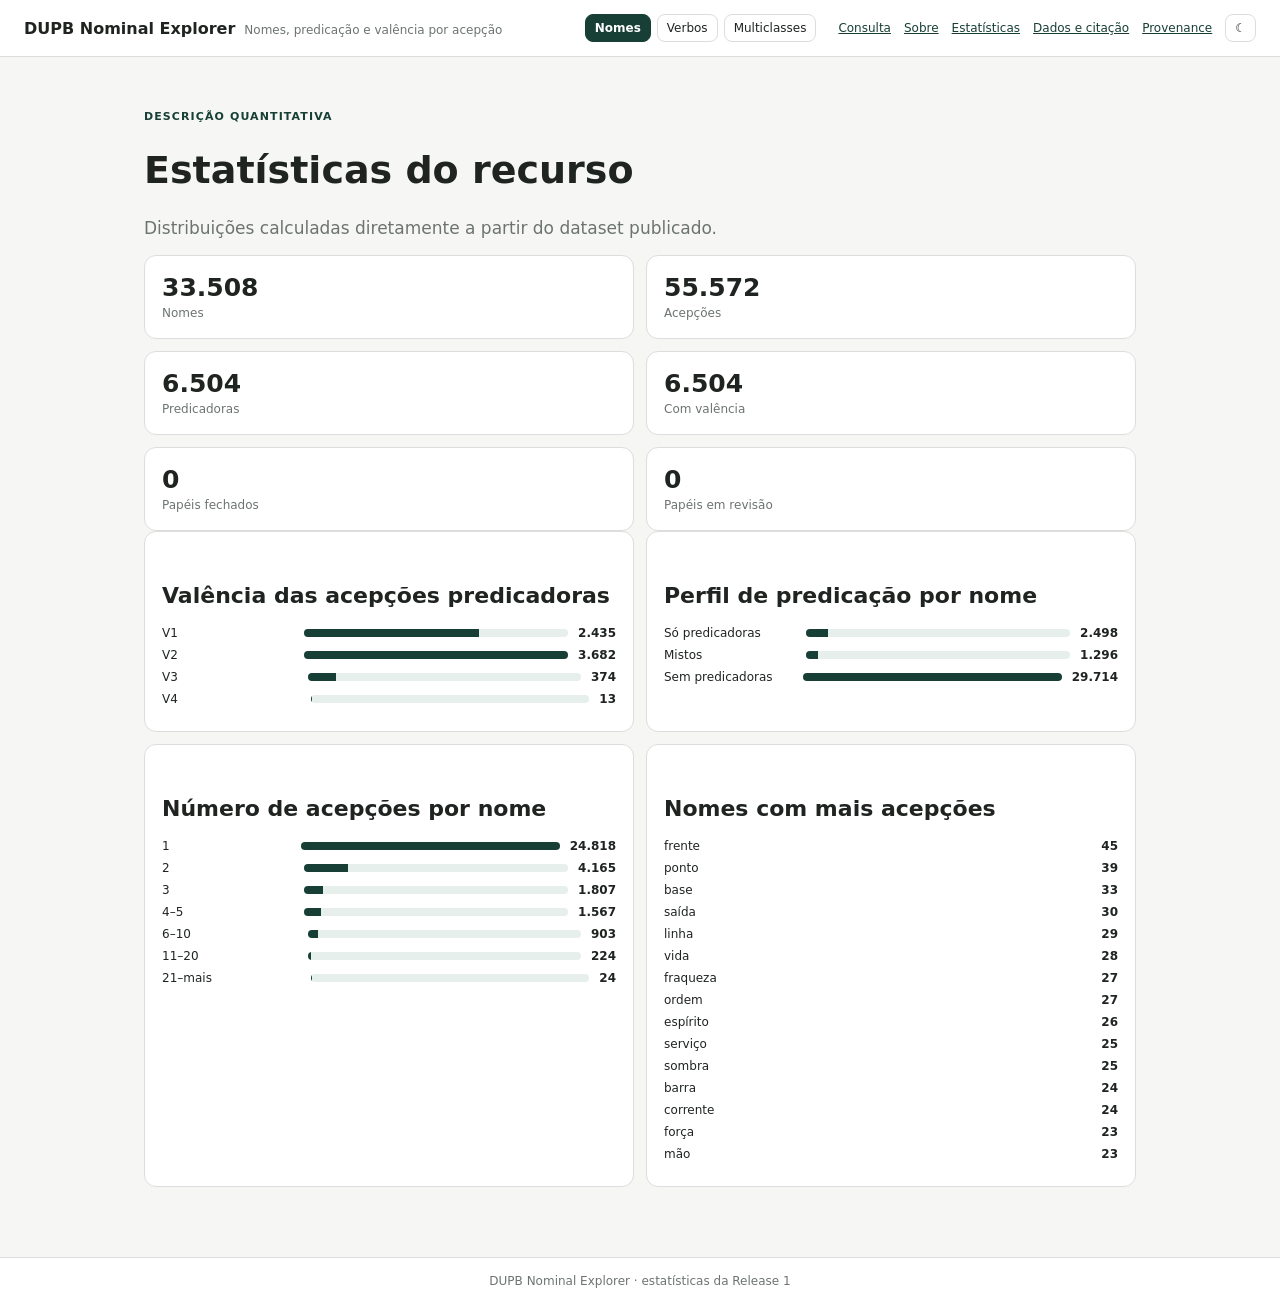
<file: stats.html>
<!doctype html><html lang="pt-BR"><head><meta charset="utf-8"><meta name="viewport" content="width=device-width,initial-scale=1"><title>Estatísticas · DUPB Nominal Explorer</title><script src="theme.js"></script><link rel="icon" href="favicon.svg" type="image/svg+xml"><link rel="stylesheet" href="styles.css"><link rel="stylesheet" href="valency.css"></head><body><header class="topbar"><div class="brand"><a href="index.html">DUPB Nominal Explorer</a><span>Nomes, predicação e valência por acepção</span></div><nav><a href="index.html">Consulta</a><a href="about.html">Sobre</a><a href="stats.html">Estatísticas</a><a href="download.html">Dados e citação</a><button class="theme-btn" data-theme-toggle type="button"></button></nav></header><main class="page"><p class="eyebrow">Descrição quantitativa</p><h1>Estatísticas do recurso</h1><p class="lead">Distribuições calculadas diretamente a partir do dataset publicado.</p><div id="headline" class="info-grid"></div><div class="stats-grid"><section class="stat-panel"><h2>Valência das acepções predicadoras</h2><div id="valencyBars"></div></section><section class="stat-panel"><h2>Perfil de predicação por nome</h2><div id="profileBars"></div></section><section class="stat-panel"><h2>Número de acepções por nome</h2><div id="senseBars"></div></section><section class="stat-panel"><h2>Nomes com mais acepções</h2><div id="topNames"></div></section></div></main><footer>DUPB Nominal Explorer · estatísticas da Release 1</footer><script src="data/release-info.js"></script><script src="data/entries.js"></script><script src="common.js"></script><script src="stats.js"></script><script src="resource-nav.js"></script></body></html>
</file>
<file: styles.css>
:root{--bg:#f6f7f4;--panel:#fbfcfa;--paper:#fff;--text:#1f2421;--muted:#6d746f;--line:#ddd;--accent:#173f35;--soft:#e7efec;--pred:#e7efec;--non:#efefec}:root[data-theme="dark"]{--bg:#131614;--panel:#181c19;--paper:#1f2421;--text:#e8ece9;--muted:#aab0ac;--line:#343a36;--accent:#a9d4c3;--soft:#26362f;--pred:#21382f;--non:#2b2f2c}*{box-sizing:border-box}body{margin:0;font-family:system-ui,-apple-system,BlinkMacSystemFont,"Segoe UI",sans-serif;background:var(--bg);color:var(--text)}a{color:var(--accent)}button,input,select{font:inherit;color:inherit}.topbar{padding:14px 24px;background:var(--paper);border-bottom:1px solid var(--line);display:flex;justify-content:space-between;gap:22px;align-items:center;position:sticky;top:0;z-index:10}.brand{display:flex;gap:9px;align-items:baseline;white-space:nowrap}.brand a{font-weight:800;text-decoration:none;color:var(--text)}.brand span{font-size:12px;color:var(--muted)}.topbar nav{display:flex;gap:13px;align-items:center;flex-wrap:wrap;justify-content:flex-end}.topbar nav a,.theme-btn{font-size:12px}.theme-btn{border:1px solid var(--line);background:var(--paper);padding:6px 9px;border-radius:8px}.explorer{display:grid;grid-template-columns:360px 1fr;min-height:calc(100vh - 58px)}.filters{padding:20px;border-right:1px solid var(--line);background:var(--panel);position:sticky;top:58px;height:calc(100vh - 58px);overflow:auto}.filters label{font-size:13px;font-weight:700}.filters input{width:100%;margin-top:7px;padding:11px;border:1px solid var(--line);background:var(--paper);border-radius:10px}.hint{font-size:11px;color:var(--muted);margin:6px 2px 0}.lab{font-size:12px;font-weight:800;margin:17px 0 7px}.chips{display:flex;gap:6px;flex-wrap:wrap}.chips button,.entry-data button,.lexical button{border:1px solid var(--line);background:var(--paper);padding:7px 10px;border-radius:999px;cursor:pointer}.chips button.on{background:var(--accent);color:var(--paper);border-color:var(--accent)}:root[data-theme="dark"] .chips button.on{color:#132018}.two-cols{display:grid;grid-template-columns:1fr 1fr;gap:8px}.two-cols select{width:100%;padding:7px;border:1px solid var(--line);border-radius:8px;background:var(--paper)}.alphabet{display:flex;gap:3px;flex-wrap:wrap}.alpha{border:0;background:transparent;color:var(--muted);padding:4px 6px;border-radius:5px;cursor:pointer}.alpha.on,.alpha:hover{background:var(--soft);color:var(--text)}#count{font-size:12px;color:var(--muted);margin:12px 2px}.lem{display:flex;justify-content:space-between;gap:10px;width:100%;border:0;background:transparent;color:var(--text);padding:8px;border-radius:8px;text-align:left;cursor:pointer}.lem:hover,.lem.sel{background:var(--soft)}.lem span{overflow:hidden;text-overflow:ellipsis;white-space:nowrap}.lem small{color:var(--muted);white-space:nowrap}#content{padding:42px clamp(24px,5vw,70px)}#intro,#entry{max-width:1040px;margin:auto}.eyebrow{color:var(--accent);text-transform:uppercase;font-size:11px;font-weight:800;letter-spacing:.1em}#intro h1,#entry h1{font-size:clamp(32px,4vw,48px);line-height:1.08;margin:4px 0 10px}.subtitle{font-size:18px;color:var(--muted);margin:0}.scope{font-family:Georgia,serif;font-size:19px;line-height:1.45;max-width:800px;margin:22px 0 0}#stats{display:grid;grid-template-columns:repeat(3,1fr);gap:10px;margin-top:28px}.stat{background:var(--paper);border:1px solid var(--line);border-radius:14px;padding:16px}.stat b{display:block;font-size:26px}.stat span{font-size:12px;color:var(--muted)}.page-links{display:flex;gap:15px;flex-wrap:wrap;margin-top:22px;font-size:13px}.entry-head{display:flex;justify-content:space-between;gap:20px;align-items:flex-end}.entry-head #summary{color:var(--muted)}.entry-data{display:flex;gap:6px;align-items:center;flex-wrap:wrap;padding-bottom:14px}.entry-data span{font-size:12px;color:var(--muted)}.entry-body{display:grid;grid-template-columns:minmax(0,1fr) 230px;gap:28px}.lexical{border-left:1px solid var(--line);padding-left:18px;position:sticky;top:82px;align-self:start}.lexical h2{font-size:12px;text-transform:uppercase;letter-spacing:.08em;color:var(--muted)}.lexical dl{display:grid;grid-template-columns:1fr auto;gap:6px 10px;font-size:12px}.lexical dt{color:var(--muted)}.lexical dd{margin:0;font-weight:700}.lexical button{display:block;width:100%;margin-top:6px;border-radius:8px}.grp{margin:26px 0}.grp h3{margin:0 0 8px}.card{background:var(--paper);border:1px solid var(--line);border-radius:16px;padding:17px 19px;margin:9px 0}.top{display:flex;justify-content:space-between;gap:10px}.num{font-size:12px;color:var(--muted);font-weight:800}.badge{font-size:11px;font-weight:800;border-radius:999px;padding:5px 9px}.badge.S{background:var(--pred);color:var(--accent)}.badge.N{background:var(--non);color:var(--muted)}.desc{font-family:Georgia,serif;font-size:24px;margin:8px 0 0;line-height:1.3}footer{padding:16px;text-align:center;font-size:12px;color:var(--muted);background:var(--paper);border-top:1px solid var(--line)}
/* public documentation */.page{max-width:1040px;margin:auto;padding:42px 24px 70px}.page.narrow{max-width:860px}.page h1{font-size:38px}.page h2{font-size:22px;margin-top:34px}.lead{font-size:17px;color:var(--muted)}.prose{max-width:780px}.prose p,.prose li{line-height:1.65}.definition{display:grid;grid-template-columns:150px 1fr;gap:14px;border-top:1px solid var(--line);padding:12px 0}.public-version{width:100%;border-collapse:collapse;margin-top:12px}.public-version th,.public-version td{text-align:left;padding:9px;border-bottom:1px solid var(--line);vertical-align:top}.public-version th{width:180px;color:var(--muted);font-weight:600}.mono{font-family:ui-monospace,SFMono-Regular,Consolas,monospace;font-size:12px;overflow-wrap:anywhere}.contact{border:1px solid var(--line);background:var(--paper);padding:15px;border-radius:12px;margin-top:24px}.info-grid,.stats-grid,.download-grid{display:grid;grid-template-columns:repeat(2,minmax(0,1fr));gap:12px}.info-card,.stat-panel,.download-card{background:var(--paper);border:1px solid var(--line);border-radius:12px;padding:17px}.info-card b{display:block;font-size:25px}.info-card span{font-size:12px;color:var(--muted)}.bar-row{display:grid;grid-template-columns:minmax(120px,1fr) 2fr auto;gap:10px;align-items:center;margin:8px 0;font-size:12px}.bar{height:8px;background:var(--soft);border-radius:999px;overflow:hidden}.bar i{display:block;height:100%;background:var(--accent)}.button-row{display:flex;gap:8px;flex-wrap:wrap}.btn{display:inline-block;border:1px solid var(--line);background:var(--paper);padding:8px 11px;border-radius:8px;text-decoration:none;color:var(--text);cursor:pointer}.btn.primary{background:var(--accent);border-color:var(--accent);color:var(--paper)}:root[data-theme="dark"] .btn.primary{color:#132018}.checksum{overflow-wrap:anywhere;font-family:ui-monospace,SFMono-Regular,Consolas,monospace;font-size:12px}
@media(max-width:900px){.topbar{align-items:flex-start;flex-direction:column}.topbar nav{justify-content:flex-start}.explorer{display:block}.filters{position:static;height:auto;border-right:0;border-bottom:1px solid var(--line)}#list{max-height:260px;overflow:auto}#content{padding:30px 16px}#stats{grid-template-columns:1fr 1fr}.entry-head{display:block}.entry-data{padding:0 0 14px}.entry-body{display:block}.lexical{position:static;border-left:0;border-top:1px solid var(--line);padding:16px 0 0;margin-top:22px}.info-grid,.stats-grid,.download-grid{grid-template-columns:1fr}}
@media(max-width:560px){#stats{grid-template-columns:1fr}.two-cols{grid-template-columns:1fr}.brand{align-items:flex-start;flex-direction:column}.definition{grid-template-columns:1fr}}

/* WEB V3 — lexical search/filter feedback */
.suggestions{margin-top:8px;border:1px solid var(--line);background:var(--paper);border-radius:10px;overflow:hidden;box-shadow:0 8px 24px rgba(0,0,0,.07)}
.shead{padding:7px 9px 4px;font-size:10px;font-weight:800;letter-spacing:.08em;text-transform:uppercase;color:var(--muted)}.shead.secondary{border-top:1px solid var(--line);margin-top:3px}
.sitem{display:block;width:100%;border:0;background:transparent;text-align:left;padding:7px 9px;cursor:pointer}.sitem:hover,.sitem:focus-visible{background:var(--soft)}.sitem.secondary{color:var(--muted)}
.facet-count{margin-left:5px;opacity:.72;font-variant-numeric:tabular-nums;font-size:.82em}.chips button.on .facet-count{opacity:1}
.segmented{gap:0;flex-wrap:nowrap}.segmented button{border-radius:0;margin-left:-1px}.segmented button:first-child{border-radius:999px 0 0 999px;margin-left:0}.segmented button:last-child{border-radius:0 999px 999px 0}
.active-filters{display:flex;flex-wrap:wrap;gap:5px;margin:12px 0 4px}.filter-chip{border:1px solid var(--line);background:var(--paper);padding:5px 8px;border-radius:999px;font-size:11px;cursor:pointer}.filter-chip:hover{background:var(--soft)}
#count{font-variant-numeric:tabular-nums}
.lem.lexical-row{align-items:center;padding:10px 8px;border-bottom:1px solid var(--line);border-radius:0}.lem.lexical-row:first-child{border-top:1px solid var(--line)}.lem.lexical-row:hover,.lem.lexical-row.sel{background:var(--soft)}
.lex-main{display:flex;flex-direction:column;gap:2px;min-width:0}.lex-main strong{font-weight:700;overflow:hidden;text-overflow:ellipsis;white-space:nowrap}.lex-main small{font-size:11px;color:var(--muted);white-space:normal}.chev{font-size:19px;color:var(--muted);padding-left:6px}
@media(max-width:560px){.segmented{flex-wrap:wrap;gap:5px}.segmented button,.segmented button:first-child,.segmented button:last-child{border-radius:999px;margin-left:0}}

/* WEB V4 — sidebar hierarchy and publication UX */
.explorer{grid-template-columns:390px 1fr}.filters{padding:16px 18px}.top-actions{display:flex;gap:7px;align-items:center;flex-wrap:wrap;justify-content:flex-end}.topbar nav a.nav-btn{text-decoration:none;color:var(--text);border:1px solid var(--line);background:var(--paper);padding:6px 10px;border-radius:8px;font-size:12px;line-height:1}.topbar nav a.nav-btn:hover{background:var(--soft)}.icon-btn{width:34px;height:32px;padding:0!important;display:grid;place-items:center;font-size:17px!important;line-height:1;cursor:pointer}.search-block{margin-bottom:10px}.search-block label{display:block}.search-block .hint{max-width:330px}.sidebar-section{border-top:1px solid var(--line);margin-top:12px;padding-top:2px}.sidebar-section>summary{list-style:none;cursor:pointer;font-size:12px;font-weight:800;padding:10px 2px 7px;display:flex;align-items:center;justify-content:space-between}.sidebar-section>summary::-webkit-details-marker{display:none}.sidebar-section>summary::after{content:'⌄';color:var(--muted);font-size:14px;transition:transform .15s ease}.sidebar-section:not([open])>summary::after{transform:rotate(-90deg)}.sidebar-section-body{padding:0 0 4px}.profile-options{display:grid;gap:6px}.profile-options button{width:100%;min-height:38px;display:grid;grid-template-columns:58px minmax(0,1fr);align-items:center;text-align:left;gap:8px;border:1px solid var(--line);background:var(--paper);color:var(--text);border-radius:11px;padding:7px 10px 7px 7px;cursor:pointer}.profile-options button:hover{background:var(--soft)}.profile-options button.on{background:var(--accent);border-color:var(--accent);color:var(--paper)}:root[data-theme="dark"] .profile-options button.on{color:#132018}.profile-options .facet-count{margin:0;padding:2px 5px;min-width:48px;text-align:center;font-size:10px;line-height:1.35;font-weight:700;font-variant-numeric:tabular-nums;color:var(--accent);background:var(--soft);border-radius:6px}.profile-options button.on .facet-count{color:inherit;background:rgba(255,255,255,.18);opacity:.9}:root[data-theme="dark"] .profile-options button.on .facet-count{background:rgba(19,32,24,.12)}.profile-options .facet-label{font-size:13px;line-height:1.25;font-weight:600}.segmented{display:grid;grid-template-columns:1.2fr 1fr 1.25fr;gap:0;width:100%;overflow:hidden;border:1px solid var(--line);border-radius:10px}.segmented button,.segmented button:first-child,.segmented button:last-child{min-width:0;margin:0;border:0;border-right:1px solid var(--line);border-radius:0;padding:8px 7px;font-size:11px;line-height:1.15;white-space:normal;background:var(--paper)}.segmented button:last-child{border-right:0}.segmented button.on{background:var(--accent);color:var(--paper)}:root[data-theme="dark"] .segmented button.on{color:#132018}#count{margin:10px 2px 8px;padding-top:8px;border-top:1px solid var(--line);font-size:11px}.lexical-list{min-height:100px}.list-sentinel{height:1px}.lem.lexical-row{padding:11px 7px}.lex-main small{font-size:11px;line-height:1.35}.lexical-actions{margin-top:12px;padding-top:10px;border-top:1px solid var(--line)}.lexical .quiet-action{display:inline-block;width:auto;margin:0;padding:4px 0;border:0;border-radius:0;background:transparent;color:var(--accent);font-size:11px;text-align:left;cursor:pointer}.lexical .quiet-action:hover{text-decoration:underline}.cite-menu{margin-top:5px}.cite-menu>summary{cursor:pointer;color:var(--accent);font-size:11px;list-style:none}.cite-menu>summary::-webkit-details-marker{display:none}.cite-menu>summary::after{content:' ▾';color:var(--muted)}.cite-menu[open]>summary::after{content:' ▴'}.cite-menu-body{display:flex;flex-direction:column;align-items:flex-start;gap:2px;padding:5px 0 0}.entry-data button{padding:5px 8px;font-size:11px;background:transparent}.entry-data span{font-size:11px}.suggestions{display:none!important}@media(max-width:900px){.explorer{display:block}.filters{padding:14px 16px}}@media(max-width:560px){.segmented{display:grid;grid-template-columns:1fr}.segmented button,.segmented button:first-child,.segmented button:last-child{border-right:0;border-bottom:1px solid var(--line)}.segmented button:last-child{border-bottom:0}.profile-options button{grid-template-columns:54px minmax(0,1fr)}}

/* DUPB Explorer family navigation */
.resource-switch{display:flex;gap:6px;align-items:center;flex-wrap:wrap;margin-left:auto}
.resource-switch a{font-size:12px;text-decoration:none;color:var(--text);border:1px solid var(--line);background:var(--paper);padding:6px 9px;border-radius:8px}
.resource-switch a.active{background:var(--accent);border-color:var(--accent);color:var(--paper);font-weight:750}
:root[data-theme="dark"] .resource-switch a.active{color:#132018}
@media(max-width:900px){.resource-switch{margin-left:0}}
</file>
<file: valency.css>
/* Valency UI */
.badges{display:flex;align-items:center;gap:6px;flex-wrap:wrap}
.badge.valency{font-weight:850;letter-spacing:.04em;border:1px solid currentColor;background:transparent}
.valency-box{margin-top:12px;padding:11px 12px;border:1px solid var(--line);border-radius:10px;background:var(--soft)}
.valency-label{font-size:10px;text-transform:uppercase;letter-spacing:.08em;font-weight:800;color:var(--muted);margin-bottom:7px}
.argument-row{display:flex;align-items:center;gap:7px;flex-wrap:wrap}
.arg-chip{display:inline-block;padding:4px 7px;border-radius:7px;background:var(--paper);border:1px solid var(--line);font-family:ui-monospace,SFMono-Regular,Consolas,monospace;font-size:11px;overflow-wrap:anywhere}
.arg-sep{color:var(--muted);font-weight:700}
.arg-note{font-size:12px;color:var(--muted);font-style:italic}
.valency-filter{display:grid;grid-template-columns:1.25fr repeat(4,1fr);gap:0;width:100%;overflow:hidden;border:1px solid var(--line);border-radius:10px}
.valency-filter button{border:0;border-right:1px solid var(--line);border-radius:0!important;margin:0!important;padding:8px 5px;background:var(--paper);color:var(--text);cursor:pointer;font-size:11px}
.valency-filter button:last-child{border-right:0}.valency-filter button.on{background:var(--accent);color:var(--paper)}
:root[data-theme="dark"] .valency-filter button.on{color:#132018}
.valency-summary{display:grid;grid-template-columns:repeat(4,minmax(0,1fr));gap:10px}
.valency-summary .info-card b{font-size:24px}
@media(max-width:560px){.valency-filter{grid-template-columns:1fr 1fr 1fr}.valency-filter button{border-bottom:1px solid var(--line)}.argument-row{align-items:flex-start}.valency-summary{grid-template-columns:1fr 1fr}}
</file>
<file: about/provenance/provenance.css>
.prov-page{max-width:1120px}.prov-summary{display:grid;grid-template-columns:repeat(4,minmax(0,1fr));gap:10px;margin:24px 0 34px}.prov-stat{background:var(--paper);border:1px solid var(--line);border-radius:14px;padding:16px}.prov-stat b{display:block;font-size:27px}.prov-stat span{font-size:12px;color:var(--muted)}.prov-intro{max-width:880px}.prov-search{margin-top:38px}.prov-controls{display:grid;grid-template-columns:2fr repeat(3,1fr);gap:10px;align-items:end}.prov-controls label{font-size:12px;font-weight:700}.prov-controls input,.prov-controls select{display:block;width:100%;margin-top:6px;padding:10px;border:1px solid var(--line);border-radius:9px;background:var(--paper)}.prov-count{font-size:12px;color:var(--muted);margin:14px 0}.prov-results{display:grid;gap:12px}.prov-sense{background:var(--paper);border:1px solid var(--line);border-radius:14px;padding:16px 18px}.prov-head{display:flex;justify-content:space-between;gap:12px;align-items:start}.prov-head h3{margin:0;font-size:21px}.prov-meta{font-size:12px;color:var(--muted)}.prov-args{display:grid;gap:10px;margin-top:14px}.prov-arg{border-top:1px solid var(--line);padding-top:12px}.prov-arg:first-child{border-top:0}.prov-arg-title{display:flex;gap:8px;align-items:baseline;flex-wrap:wrap}.prov-arg-title b{font-size:13px}.prov-role{font-family:Georgia,serif;font-size:18px}.prov-tags{display:flex;gap:6px;flex-wrap:wrap;margin:7px 0}.prov-tag{font-size:11px;border:1px solid var(--line);background:var(--soft);border-radius:999px;padding:4px 7px}.prov-expl{line-height:1.55;margin:8px 0 0}.prov-historical{font-size:12px;color:var(--muted);margin-top:8px}.prov-link{font-size:12px}.prov-empty{padding:24px;border:1px dashed var(--line);border-radius:12px;color:var(--muted)}@media(max-width:850px){.prov-summary{grid-template-columns:1fr 1fr}.prov-controls{grid-template-columns:1fr 1fr}}@media(max-width:560px){.prov-summary,.prov-controls{grid-template-columns:1fr}.prov-head{display:block}}
</file>
